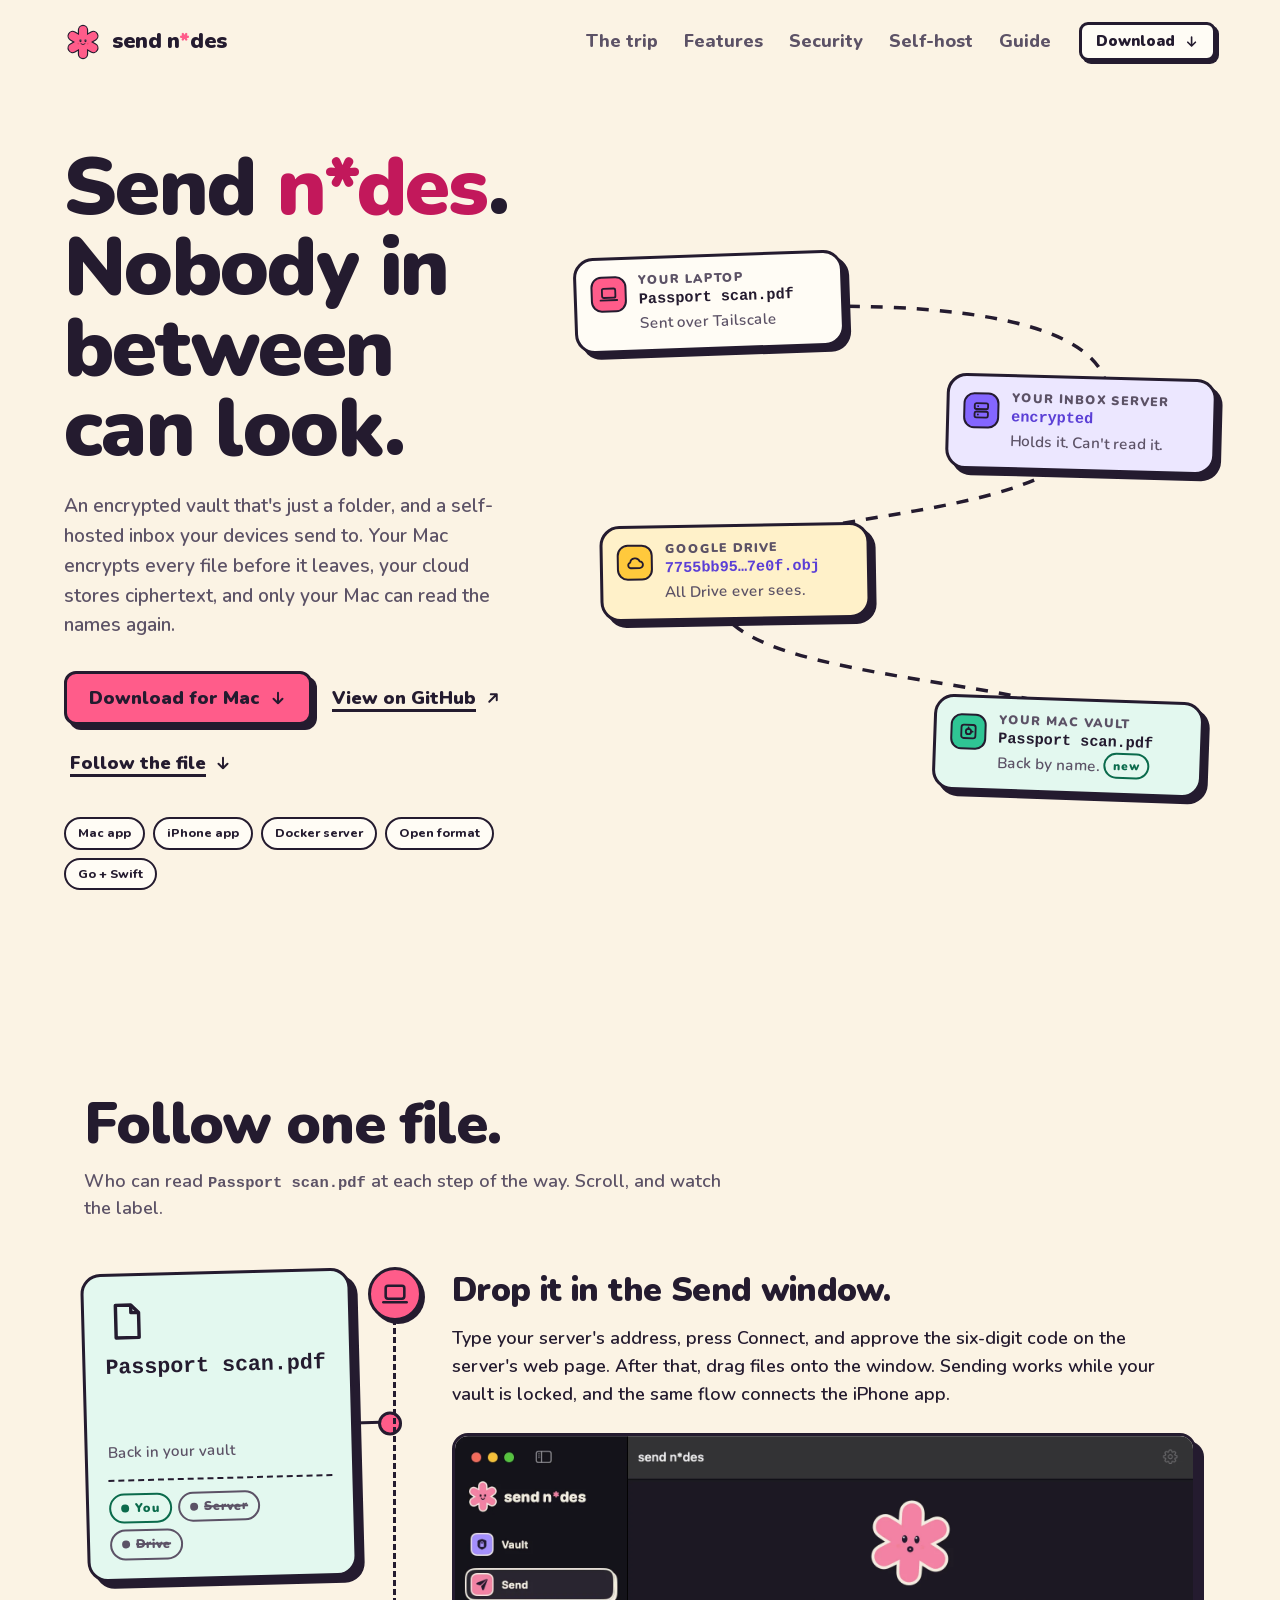
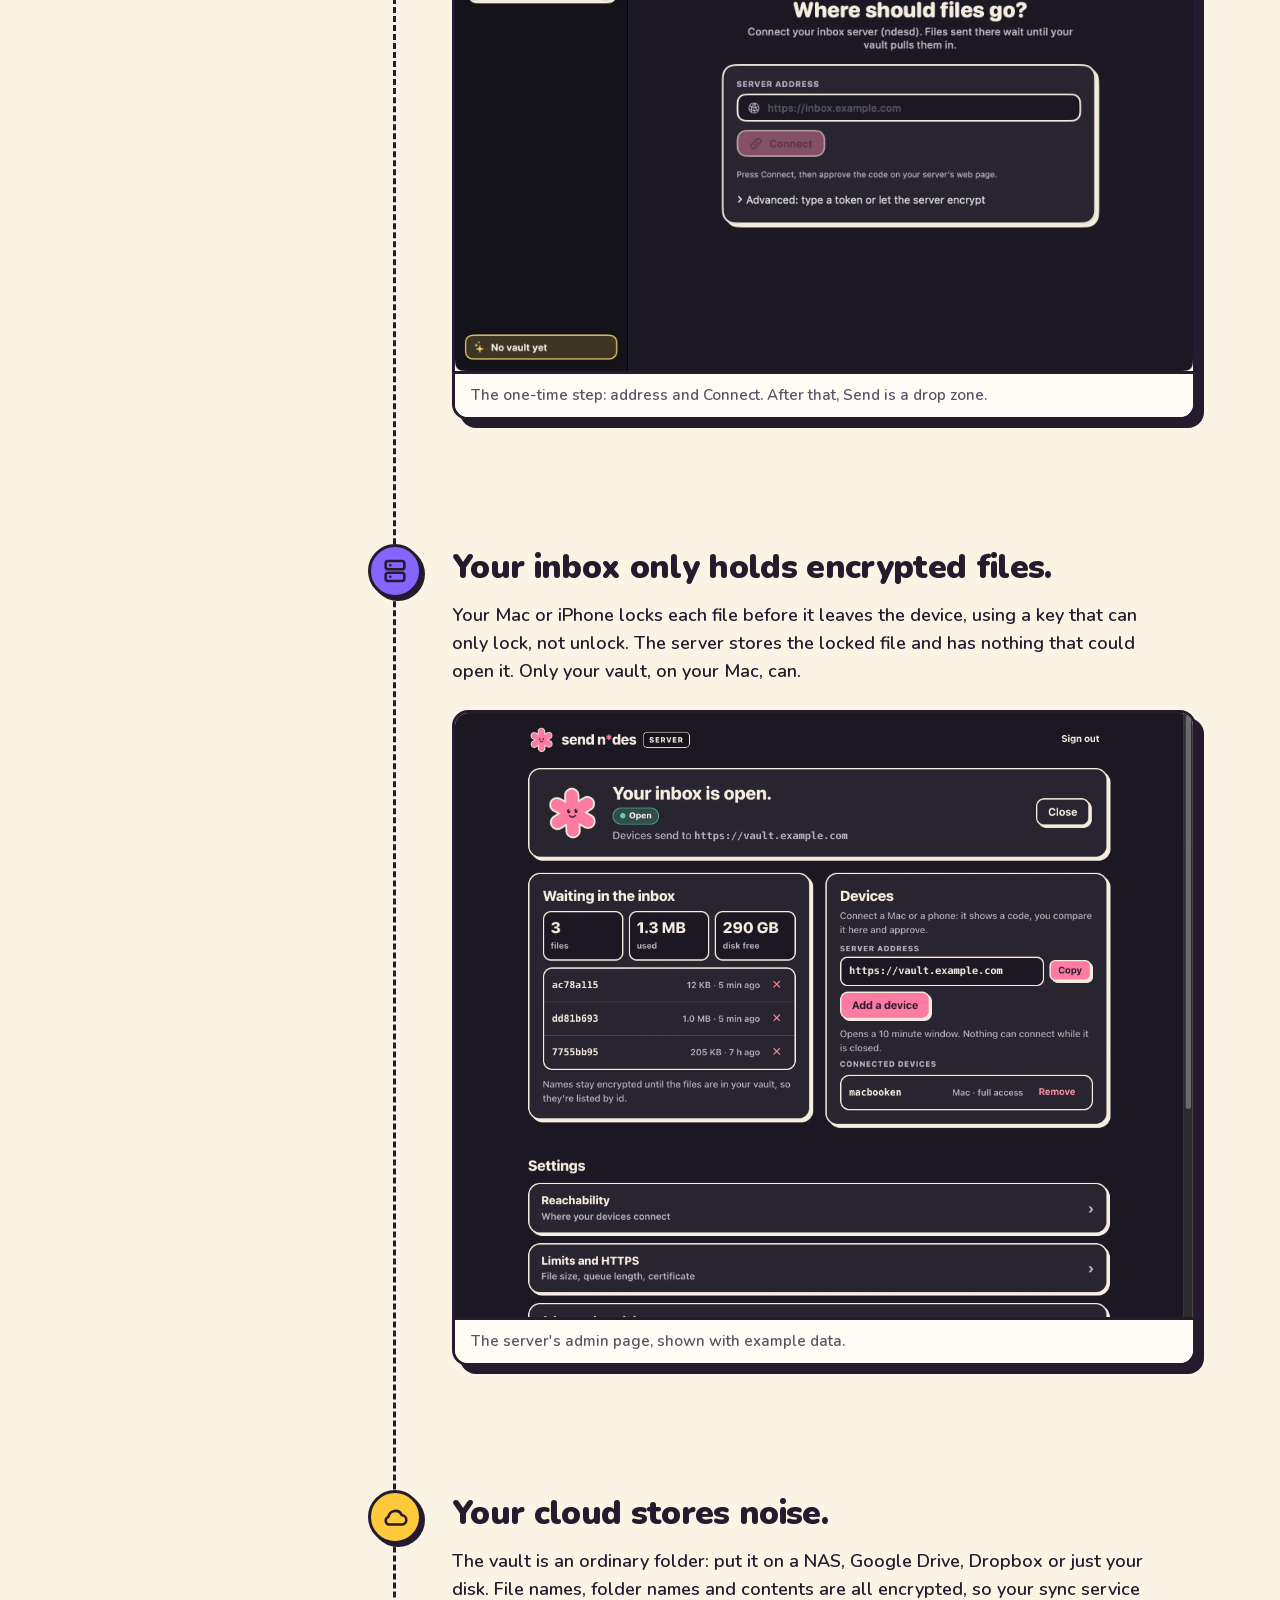
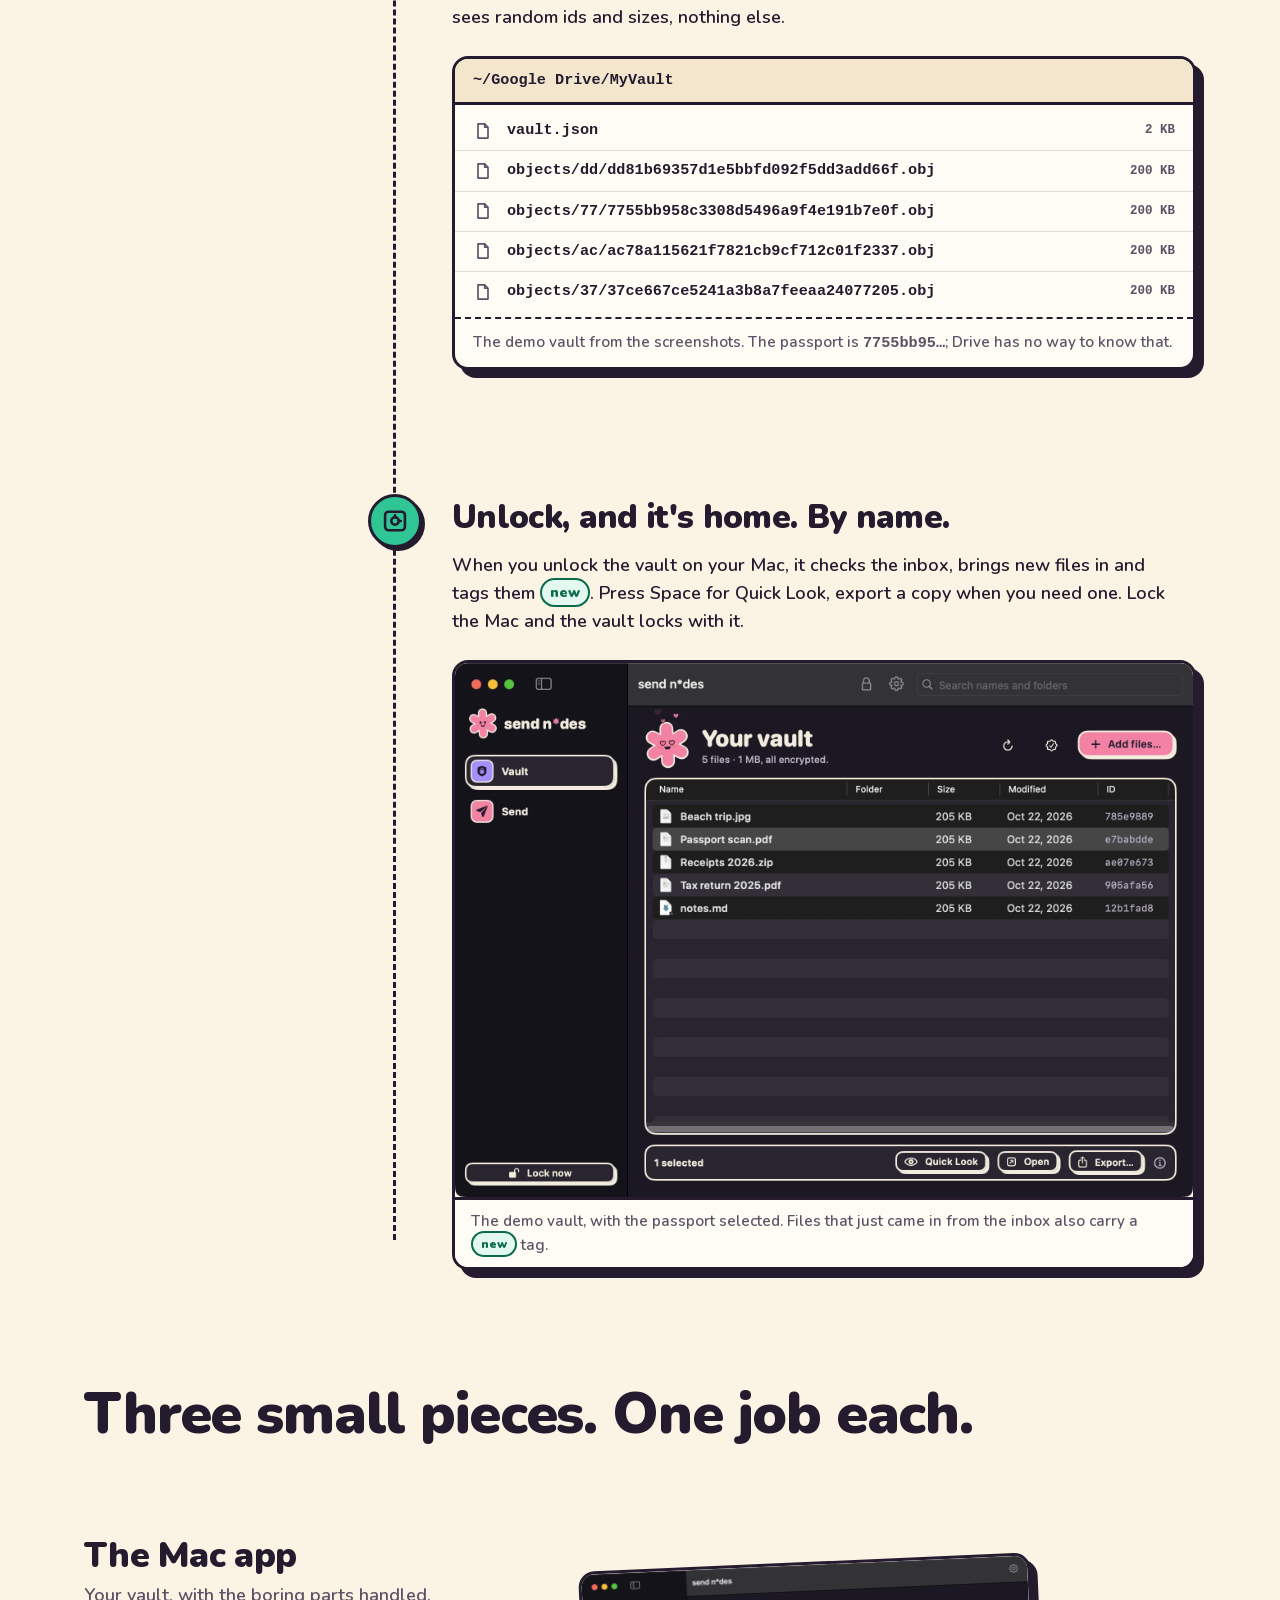
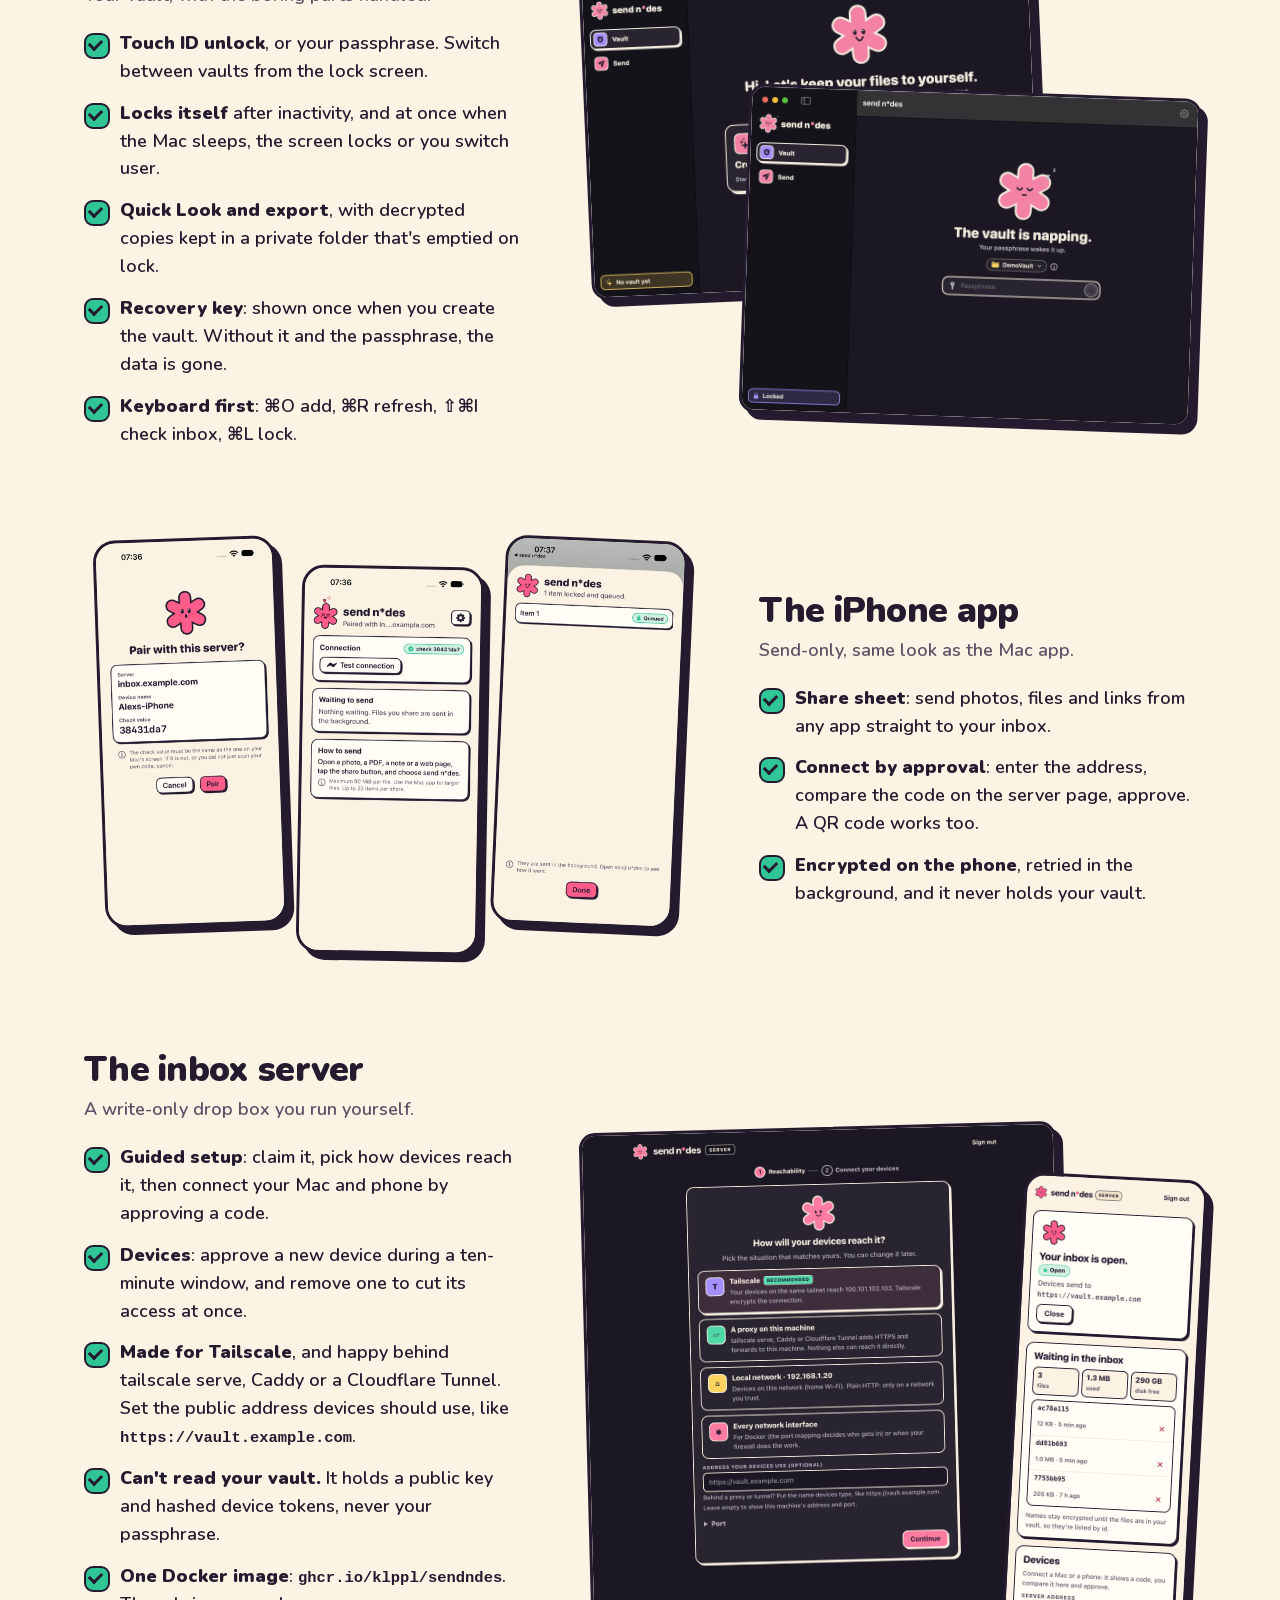
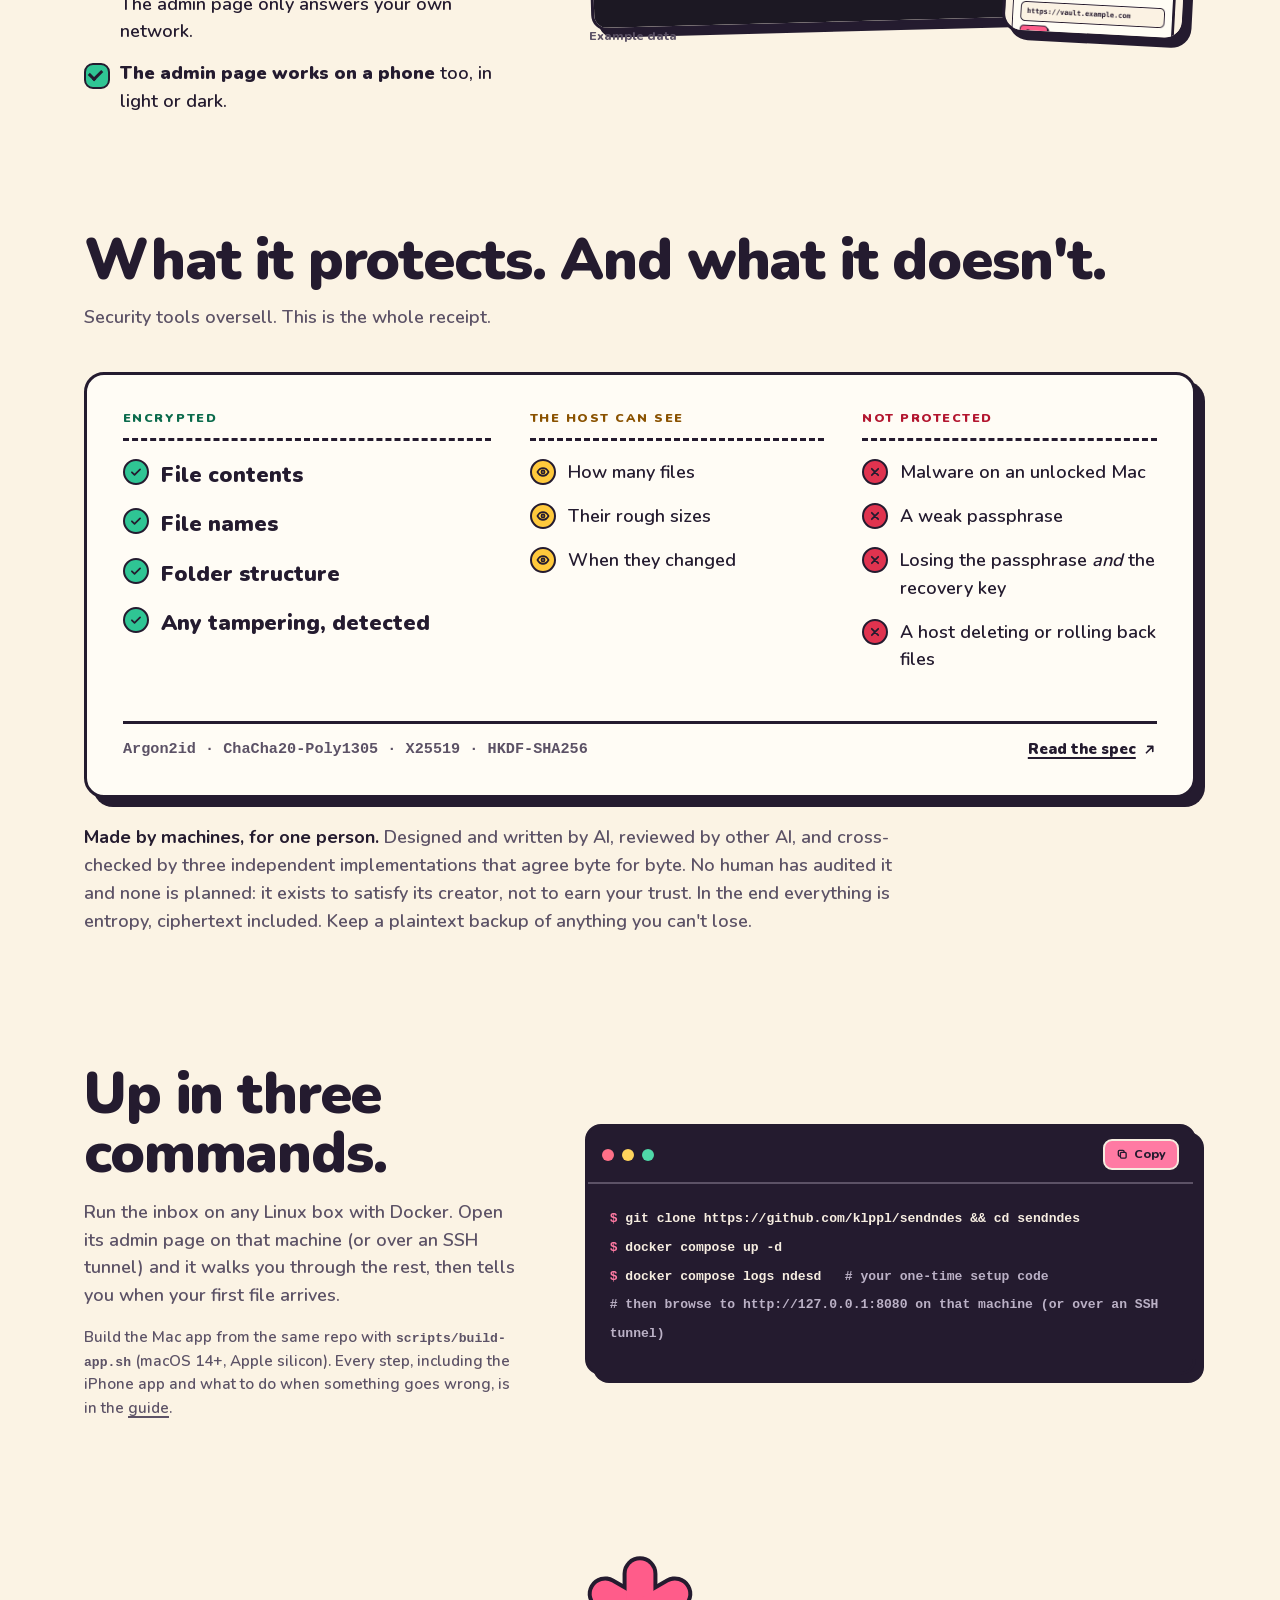
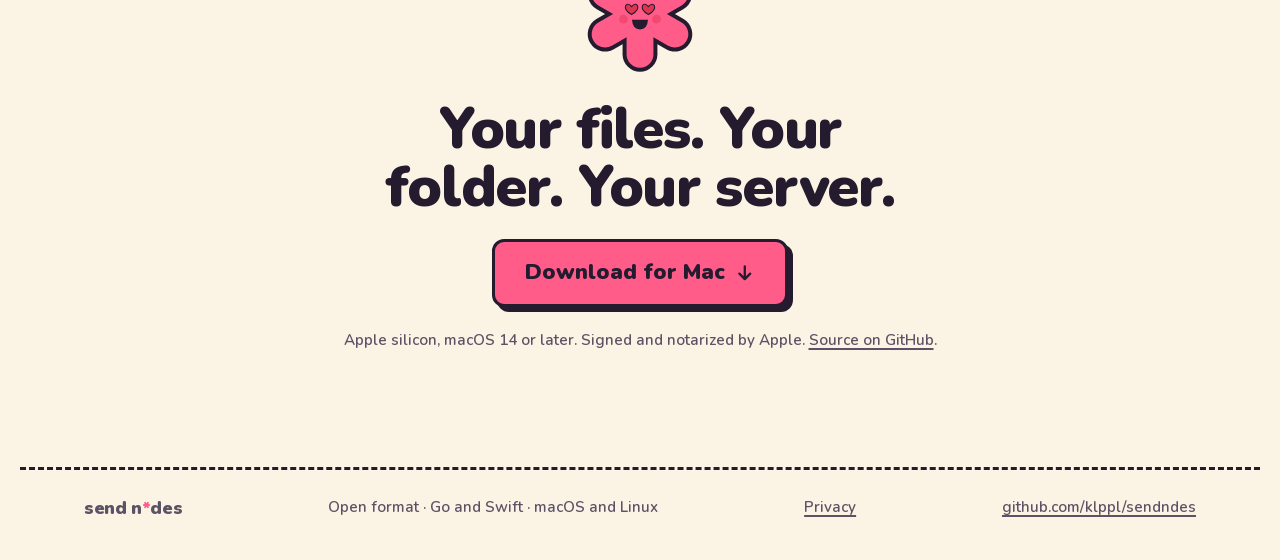
<file: docs/index.html>
<!doctype html>
<html lang="en">
<head>
<meta charset="utf-8">
<meta name="viewport" content="width=device-width, initial-scale=1">
<title>send n*des · your own encrypted vault and inbox</title>
<meta name="description" content="An encrypted vault that's just a folder, and a self-hosted inbox your devices send to. Your Mac encrypts every file before it leaves, your cloud stores ciphertext, and only your Mac can read the names again.">
<meta name="color-scheme" content="light dark">
<meta property="og:title" content="send n*des">
<meta property="og:description" content="Your own encrypted vault and self-hosted inbox. Nobody in between can look.">
<meta property="og:image" content="https://klppl.github.io/sendndes/screenshots/mac-vault.png">
<link rel="preload" href="fonts/nunito-latin.woff2" as="font" type="font/woff2" crossorigin>
<link rel="stylesheet" href="site.css">
<link rel="icon" href="data:image/svg+xml,%3Csvg xmlns='http://www.w3.org/2000/svg' viewBox='-6 -6 112 112'%3E%3Cg fill='%23241B2F'%3E%3Crect x='-0.5' y='34.75' width='101' height='30.5' rx='15.25' transform='rotate(30 50 50)'/%3E%3Crect x='-0.5' y='34.75' width='101' height='30.5' rx='15.25' transform='rotate(90 50 50)'/%3E%3Crect x='-0.5' y='34.75' width='101' height='30.5' rx='15.25' transform='rotate(150 50 50)'/%3E%3C/g%3E%3Cg fill='%23FF5C8A'%3E%3Crect x='3' y='38.25' width='94' height='23.5' rx='11.75' transform='rotate(30 50 50)'/%3E%3Crect x='3' y='38.25' width='94' height='23.5' rx='11.75' transform='rotate(90 50 50)'/%3E%3Crect x='3' y='38.25' width='94' height='23.5' rx='11.75' transform='rotate(150 50 50)'/%3E%3C/g%3E%3C/svg%3E">
</head>
<body>
<svg width="0" height="0" class="sprite" aria-hidden="true">
  <symbol id="i-laptop" viewBox="0 0 24 24"><rect x="4" y="5" width="16" height="11" rx="2"/><path d="M2 19h20"/></symbol>
  <symbol id="i-server" viewBox="0 0 24 24"><rect x="4" y="3.5" width="16" height="7" rx="2"/><rect x="4" y="13.5" width="16" height="7" rx="2"/><path d="M8 7h.01M8 17h.01"/></symbol>
  <symbol id="i-cloud" viewBox="0 0 24 24"><path d="M7 18.5h10.5a4 4 0 0 0 .4-8 6 6 0 0 0-11.5 1.4A3.4 3.4 0 0 0 7 18.5z"/></symbol>
  <symbol id="i-vault" viewBox="0 0 24 24"><rect x="3.5" y="4" width="17" height="16" rx="3"/><circle cx="12" cy="12" r="3.2"/><path d="M12 8.8V7M15.2 12H17"/></symbol>
  <symbol id="i-arrow" viewBox="0 0 24 24"><path d="M7 17 17 7M9 7h8v8"/></symbol>
  <symbol id="i-down" viewBox="0 0 24 24"><path d="M12 5v14M6 13l6 6 6-6"/></symbol>
  <symbol id="i-check" viewBox="0 0 24 24"><path d="m5 12.5 4.5 4.5L19 7.5"/></symbol>
  <symbol id="i-eye" viewBox="0 0 24 24"><path d="M2.5 12S6 5.5 12 5.5 21.5 12 21.5 12 18 18.5 12 18.5 2.5 12 2.5 12z"/><circle cx="12" cy="12" r="2.6"/></symbol>
  <symbol id="i-x" viewBox="0 0 24 24"><path d="M6.5 6.5l11 11M17.5 6.5l-11 11"/></symbol>
  <symbol id="i-copy" viewBox="0 0 24 24"><rect x="8.5" y="8.5" width="11" height="11" rx="2"/><path d="M15.5 8.5V6.5a2 2 0 0 0-2-2h-7a2 2 0 0 0-2 2v7a2 2 0 0 0 2 2h2"/></symbol>
  <symbol id="i-file" viewBox="0 0 24 24"><path d="M6 3.5h8l4 4v13H6z"/><path d="M14 3.5v4h4"/></symbol>
</svg>

<header class="nav">
  <a class="brand" href="#top" aria-label="send n*des home"><span data-aster="happy" data-size="38"></span><span class="wordmark">send n<span class="ast">*</span>des</span></a>
  <nav aria-label="Sections">
    <a href="#trip">The trip</a>
    <a href="#features">Features</a>
    <a href="#security">Security</a>
    <a href="#selfhost">Self-host</a>
    <a href="guide/">Guide</a>
  </nav>
  <a class="btn small" href="https://github.com/klppl/sendndes/releases/latest">Download <svg class="ic"><use href="#i-down"/></svg></a>
</header>

<main id="top">
  <section class="hero">
    <div class="hero-copy">
      <h1>Send <span class="pk">n*des</span>.<br>Nobody in between can look.</h1>
      <p class="lede">An encrypted vault that's just a folder, and a self-hosted inbox your devices send to. Your Mac encrypts every file before it leaves, your cloud stores ciphertext, and only your Mac can read the names again.</p>
      <div class="actions">
        <a class="btn primary" href="https://github.com/klppl/sendndes/releases/latest">Download for Mac <svg class="ic"><use href="#i-down"/></svg></a>
        <a class="quiet-link" href="https://github.com/klppl/sendndes">View on GitHub <svg class="ic"><use href="#i-arrow"/></svg></a>
        <a class="quiet-link" href="#trip">Follow the file <svg class="ic"><use href="#i-down"/></svg></a>
      </div>
      <ul class="chips" aria-label="What's included">
        <li>Mac app</li><li>iPhone app</li><li>Docker server</li><li>Open format</li><li>Go + Swift</li>
      </ul>
    </div>

    <div class="route" aria-label="The trip of one file, in four stops">
      <svg class="route-line" viewBox="0 0 100 100" preserveAspectRatio="none" aria-hidden="true">
        <path d="M14 13 C 52 9, 90 12, 82 33 S 22 46, 22 63 S 70 78, 84 88"/>
      </svg>
      <ol>
        <li class="stop s1"><svg class="stop-ic"><use href="#i-laptop"/></svg><span class="k">Your laptop</span><span class="f">Passport scan.pdf</span><span class="d">Sent over Tailscale</span></li>
        <li class="stop s2"><svg class="stop-ic"><use href="#i-server"/></svg><span class="k">Your inbox server</span><span class="f c">encrypted</span><span class="d">Holds it. Can't read it.</span></li>
        <li class="stop s3"><svg class="stop-ic"><use href="#i-cloud"/></svg><span class="k">Google Drive</span><span class="f c">7755bb95…7e0f.obj</span><span class="d">All Drive ever sees.</span></li>
        <li class="stop s4"><svg class="stop-ic"><use href="#i-vault"/></svg><span class="k">Your Mac vault</span><span class="f">Passport scan.pdf</span><span class="d">Back by name. <em class="new">new</em></span></li>
      </ol>
    </div>
  </section>

  <section class="trip" id="trip">
    <h2>Follow one file.</h2>
    <p class="section-lede">Who can read <code>Passport scan.pdf</code> at each step of the way. Scroll, and watch the label.</p>

    <div class="trip-grid">
      <aside class="traveller" aria-hidden="true">
        <div class="ticket">
          <svg class="ticket-ic"><use href="#i-file"/></svg>
          <span class="ticket-name" data-ticket-name>Passport scan.pdf</span>
          <span class="ticket-where" data-ticket-where>On your laptop</span>
          <ul class="readers">
            <li data-reader="you" class="yes">You</li>
            <li data-reader="server" class="no">Server</li>
            <li data-reader="cloud" class="no">Drive</li>
          </ul>
        </div>
      </aside>

      <div class="stops">
        <article class="leg" data-name="Passport scan.pdf" data-where="On your laptop" data-server="no">
          <div class="leg-head"><span class="leg-ic"><svg><use href="#i-laptop"/></svg></span><h3>Drop it in the Send window.</h3></div>
          <p>Type your server's address, press Connect, and approve the six-digit code on the server's web page. After that, drag files onto the window. Sending works while your vault is locked, and the same flow connects the iPhone app.</p>
          <figure class="shot"><img src="screenshots/mac-send-setup.webp" width="1600" height="1159" loading="lazy" alt="The Send screen in the Mac app: a server address and a Connect button"><figcaption>The one-time step: address and Connect. After that, Send is a drop zone.</figcaption></figure>
        </article>

        <article class="leg" data-name="encrypted for your vault" data-where="Waiting in your inbox" data-server="brief">
          <div class="leg-head"><span class="leg-ic grape"><svg><use href="#i-server"/></svg></span><h3>Your inbox only holds encrypted files.</h3></div>
          <p>Your Mac or iPhone locks each file before it leaves the device, using a key that can only lock, not unlock. The server stores the locked file and has nothing that could open it. Only your vault, on your Mac, can.</p>
          <figure class="shot"><img src="screenshots/web-dashboard.webp" width="1600" height="1309" loading="lazy" alt="The ndesd admin page: inbox open, three encrypted files waiting, connection details and the Devices card"><figcaption>The server's admin page, shown with example data.</figcaption></figure>
        </article>

        <article class="leg" data-name="7755bb95…7e0f.obj" data-where="In your synced vault folder" data-server="no">
          <div class="leg-head"><span class="leg-ic sun"><svg><use href="#i-cloud"/></svg></span><h3>Your cloud stores noise.</h3></div>
          <p>The vault is an ordinary folder: put it on a NAS, Google Drive, Dropbox or just your disk. File names, folder names and contents are all encrypted, so your sync service sees random ids and sizes, nothing else.</p>
          <figure class="listing" aria-label="What a synced vault folder holds">
            <figcaption>~/Google Drive/MyVault</figcaption>
            <ul>
              <li><svg><use href="#i-file"/></svg><code>vault.json</code><span>2 KB</span></li>
              <li><svg><use href="#i-file"/></svg><code>objects/dd/dd81b69357d1e5bbfd092f5dd3add66f.obj</code><span>200 KB</span></li>
              <li><svg><use href="#i-file"/></svg><code>objects/77/7755bb958c3308d5496a9f4e191b7e0f.obj</code><span>200 KB</span></li>
              <li><svg><use href="#i-file"/></svg><code>objects/ac/ac78a115621f7821cb9cf712c01f2337.obj</code><span>200 KB</span></li>
              <li><svg><use href="#i-file"/></svg><code>objects/37/37ce667ce5241a3b8a7feeaa24077205.obj</code><span>200 KB</span></li>
            </ul>
            <p class="listing-note">The demo vault from the screenshots. The passport is <code>7755bb95…</code>; Drive has no way to know that.</p>
          </figure>
        </article>

        <article class="leg" data-name="Passport scan.pdf" data-where="Back in your vault" data-server="no" data-new>
          <div class="leg-head"><span class="leg-ic mint"><svg><use href="#i-vault"/></svg></span><h3>Unlock, and it's home. By name.</h3></div>
          <p>When you unlock the vault on your Mac, it checks the inbox, brings new files in and tags them <em class="new">new</em>. Press Space for Quick Look, export a copy when you need one. Lock the Mac and the vault locks with it.</p>
          <figure class="shot"><img src="screenshots/mac-vault.webp" width="1600" height="1159" loading="lazy" alt="The unlocked demo vault in the Mac app with Passport scan.pdf selected"><figcaption>The demo vault, with the passport selected. Files that just came in from the inbox also carry a <em class="new">new</em> tag.</figcaption></figure>
        </article>
      </div>
    </div>
  </section>

  <section class="features" id="features">
    <h2>Three small pieces. One job each.</h2>

    <div class="feature">
      <div class="feature-copy">
        <h3>The Mac app</h3>
        <p>Your vault, with the boring parts handled.</p>
        <ul class="ticks">
          <li><b>Touch ID unlock</b>, or your passphrase. Switch between vaults from the lock screen.</li>
          <li><b>Locks itself</b> after inactivity, and at once when the Mac sleeps, the screen locks or you switch user.</li>
          <li><b>Quick Look and export</b>, with decrypted copies kept in a private folder that's emptied on lock.</li>
          <li><b>Recovery key</b>: shown once when you create the vault. Without it and the passphrase, the data is gone.</li>
          <li><b>Keyboard first</b>: ⌘O add, ⌘R refresh, ⇧⌘I check inbox, ⌘L lock.</li>
        </ul>
      </div>
      <div class="contact-sheet">
        <img class="p1" src="screenshots/mac-welcome.webp" width="1600" height="1159" loading="lazy" alt="Welcome screen: create a vault or open one you already have">
        <img class="p2" src="screenshots/mac-locked.webp" width="1600" height="1159" loading="lazy" alt="Lock screen asking for the passphrase">
      </div>
    </div>

    <div class="feature flip">
      <div class="feature-copy">
        <h3>The iPhone app</h3>
        <p>Send-only, same look as the Mac app.</p>
        <ul class="ticks">
          <li><b>Share sheet</b>: send photos, files and links from any app straight to your inbox.</li>
          <li><b>Connect by approval</b>: enter the address, compare the code on the server page, approve. A QR code works too.</li>
          <li><b>Encrypted on the phone</b>, retried in the background, and it never holds your vault.</li>
        </ul>
      </div>
      <div class="phone-shots">
        <img src="screenshots/ios-pair.webp" width="600" height="1304" loading="lazy" alt="The iPhone app asking to pair with a server, showing the server, device name and a check value">
        <img src="screenshots/ios-home.webp" width="600" height="1304" loading="lazy" alt="The iPhone app paired with a server, with a Test connection button">
        <img src="screenshots/ios-share.webp" width="600" height="1304" loading="lazy" alt="The share sheet extension showing one item locked and queued">
      </div>
    </div>

    <div class="feature">
      <div class="feature-copy">
        <h3>The inbox server</h3>
        <p>A write-only drop box you run yourself.</p>
        <ul class="ticks">
          <li><b>Guided setup</b>: claim it, pick how devices reach it, then connect your Mac and phone by approving a code.</li><li><b>Devices</b>: approve a new device during a ten-minute window, and remove one to cut its access at once.</li>
          <li><b>Made for Tailscale</b>, and happy behind tailscale serve, Caddy or a Cloudflare Tunnel. Set the public address devices should use, like <code>https://vault.example.com</code>.</li>
          <li><b>Can't read your vault.</b> It holds a public key and hashed device tokens, never your passphrase.</li>
          <li><b>One Docker image</b>: <code>ghcr.io/klppl/sendndes</code>. The admin page only answers your own network.</li>
          <li><b>The admin page works on a phone</b> too, in light or dark.</li>
        </ul>
      </div>
      <div class="server-shots">
        <img class="wide" src="screenshots/web-setup-reachability.webp" width="1600" height="1673" loading="lazy" alt="Setup step: choosing how your devices reach the server, with Tailscale recommended">
        <img class="phone" src="screenshots/web-phone.webp" width="780" height="2000" loading="lazy" alt="The server dashboard on a phone">
        <span class="example-note">Example data</span>
      </div>
    </div>
  </section>

  <section class="security" id="security">
    <h2>What it protects. And what it doesn't.</h2>
    <p class="section-lede">Security tools oversell. This is the whole receipt.</p>
    <div class="receipt">
      <div class="col sealed">
        <h3>Encrypted</h3>
        <ul>
          <li><svg><use href="#i-check"/></svg>File contents</li>
          <li><svg><use href="#i-check"/></svg>File names</li>
          <li><svg><use href="#i-check"/></svg>Folder structure</li>
          <li><svg><use href="#i-check"/></svg>Any tampering, detected</li>
        </ul>
      </div>
      <div class="col seen">
        <h3>The host can see</h3>
        <ul>
          <li><svg><use href="#i-eye"/></svg>How many files</li>
          <li><svg><use href="#i-eye"/></svg>Their rough sizes</li>
          <li><svg><use href="#i-eye"/></svg>When they changed</li>
        </ul>
      </div>
      <div class="col open">
        <h3>Not protected</h3>
        <ul>
          <li><svg><use href="#i-x"/></svg>Malware on an unlocked Mac</li>
          <li><svg><use href="#i-x"/></svg>A weak passphrase</li>
          <li><svg><use href="#i-x"/></svg><span>Losing the passphrase <i>and</i> the recovery key</span></li>
          <li><svg><use href="#i-x"/></svg>A host deleting or rolling back files</li>
        </ul>
      </div>
      <div class="receipt-foot">
        <span>Argon2id · ChaCha20-Poly1305 · X25519 · HKDF-SHA256</span>
        <a href="https://github.com/klppl/sendndes/blob/main/SPEC.md">Read the spec <svg class="ic"><use href="#i-arrow"/></svg></a>
      </div>
    </div>
    <p class="warning"><b>Made by machines, for one person.</b> Designed and written by AI, reviewed by other AI, and cross-checked by three independent implementations that agree byte for byte. No human has audited it and none is planned: it exists to satisfy its creator, not to earn your trust. In the end everything is entropy, ciphertext included. Keep a plaintext backup of anything you can't lose.</p>
  </section>

  <section class="selfhost" id="selfhost">
    <div class="selfhost-copy">
      <h2>Up in three commands.</h2>
      <p>Run the inbox on any Linux box with Docker. Open its admin page on that machine (or over an SSH tunnel) and it walks you through the rest, then tells you when your first file arrives.</p>
      <p class="small">Build the Mac app from the same repo with <code>scripts/build-app.sh</code> (macOS 14+, Apple silicon). Every step, including the iPhone app and what to do when something goes wrong, is in the <a href="guide/">guide</a>.</p>
    </div>
    <div class="terminal">
      <div class="terminal-bar"><span></span><span></span><span></span><button class="copy" type="button" data-copy="terminal-text"><svg class="ic"><use href="#i-copy"/></svg><span>Copy</span></button></div>
<pre id="terminal-text"><code><span class="pr">$</span> git clone https://github.com/klppl/sendndes && cd sendndes
<span class="pr">$</span> docker compose up -d
<span class="pr">$</span> docker compose logs ndesd   <span class="cm"># your one-time setup code</span>
<span class="cm"># then browse to http://127.0.0.1:8080 on that machine (or over an SSH tunnel)</span></code></pre>
    </div>
  </section>

  <section class="close">
    <span data-aster="smitten" data-size="128"></span>
    <h2>Your files. Your folder. Your server.</h2>
    <a class="btn primary big" href="https://github.com/klppl/sendndes/releases/latest">Download for Mac <svg class="ic"><use href="#i-down"/></svg></a>
    <p class="fine">Apple silicon, macOS 14 or later. Signed and notarized by Apple. <a href="https://github.com/klppl/sendndes">Source on GitHub</a>.</p>
  </section>
</main>

<footer class="foot">
  <span class="wordmark small">send n<span class="ast">*</span>des</span>
  <span>Open format · Go and Swift · macOS and Linux</span>
  <a href="privacy/">Privacy</a>
  <a href="https://github.com/klppl/sendndes">github.com/klppl/sendndes</a>
</footer>

<script src="site.js" defer></script>
</body>
</html>
</file>
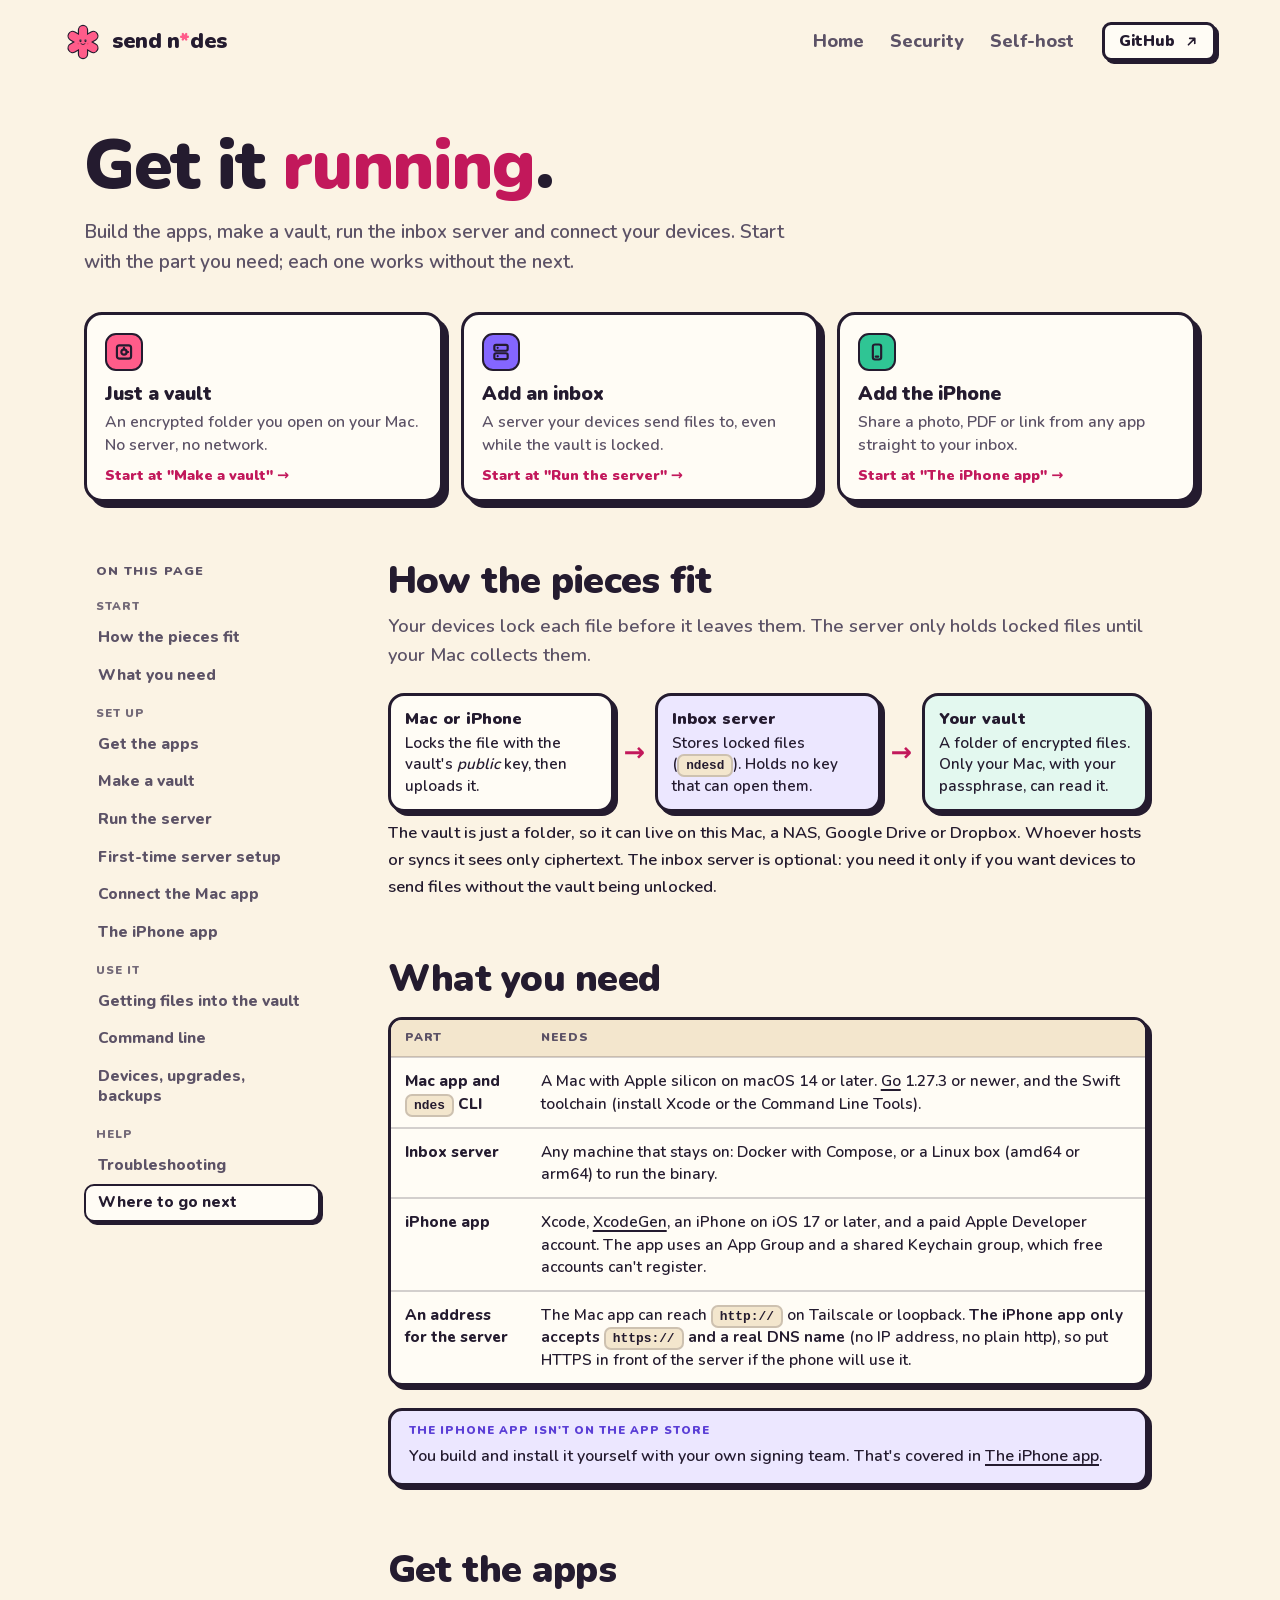
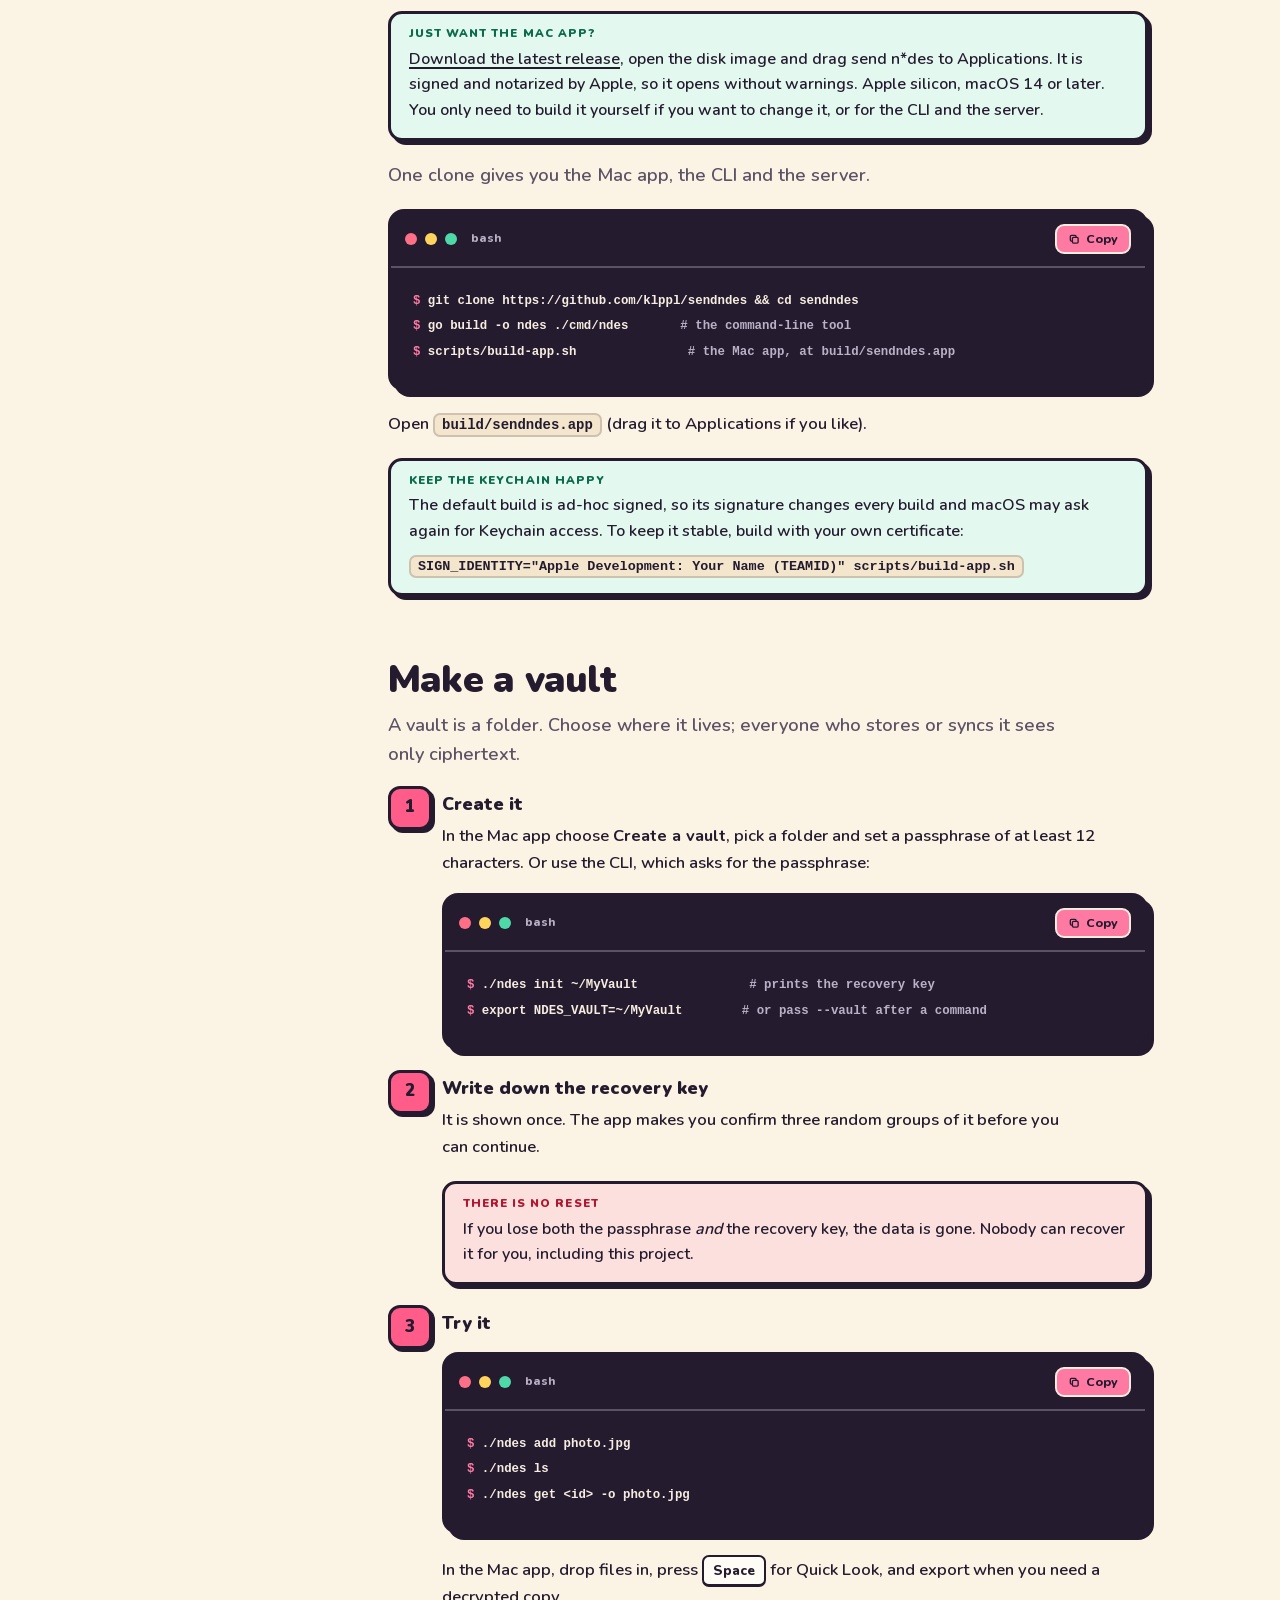
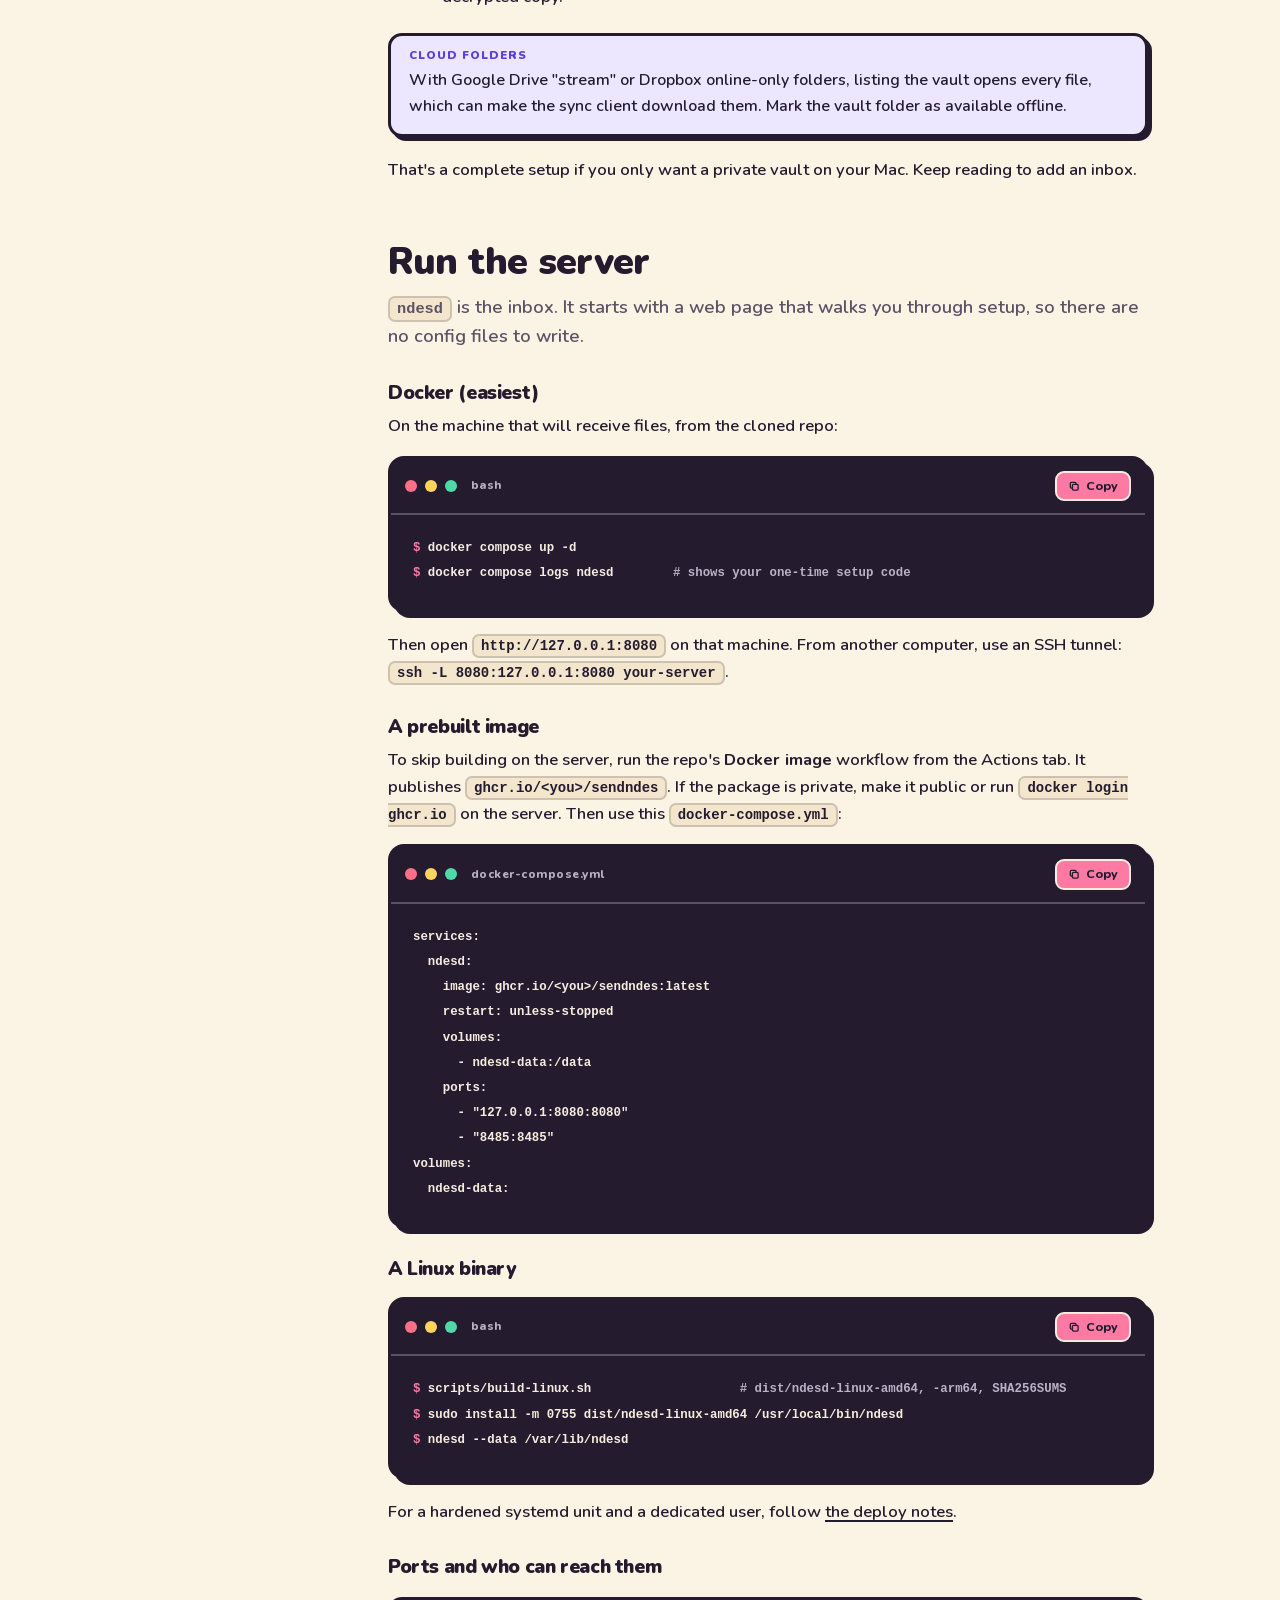
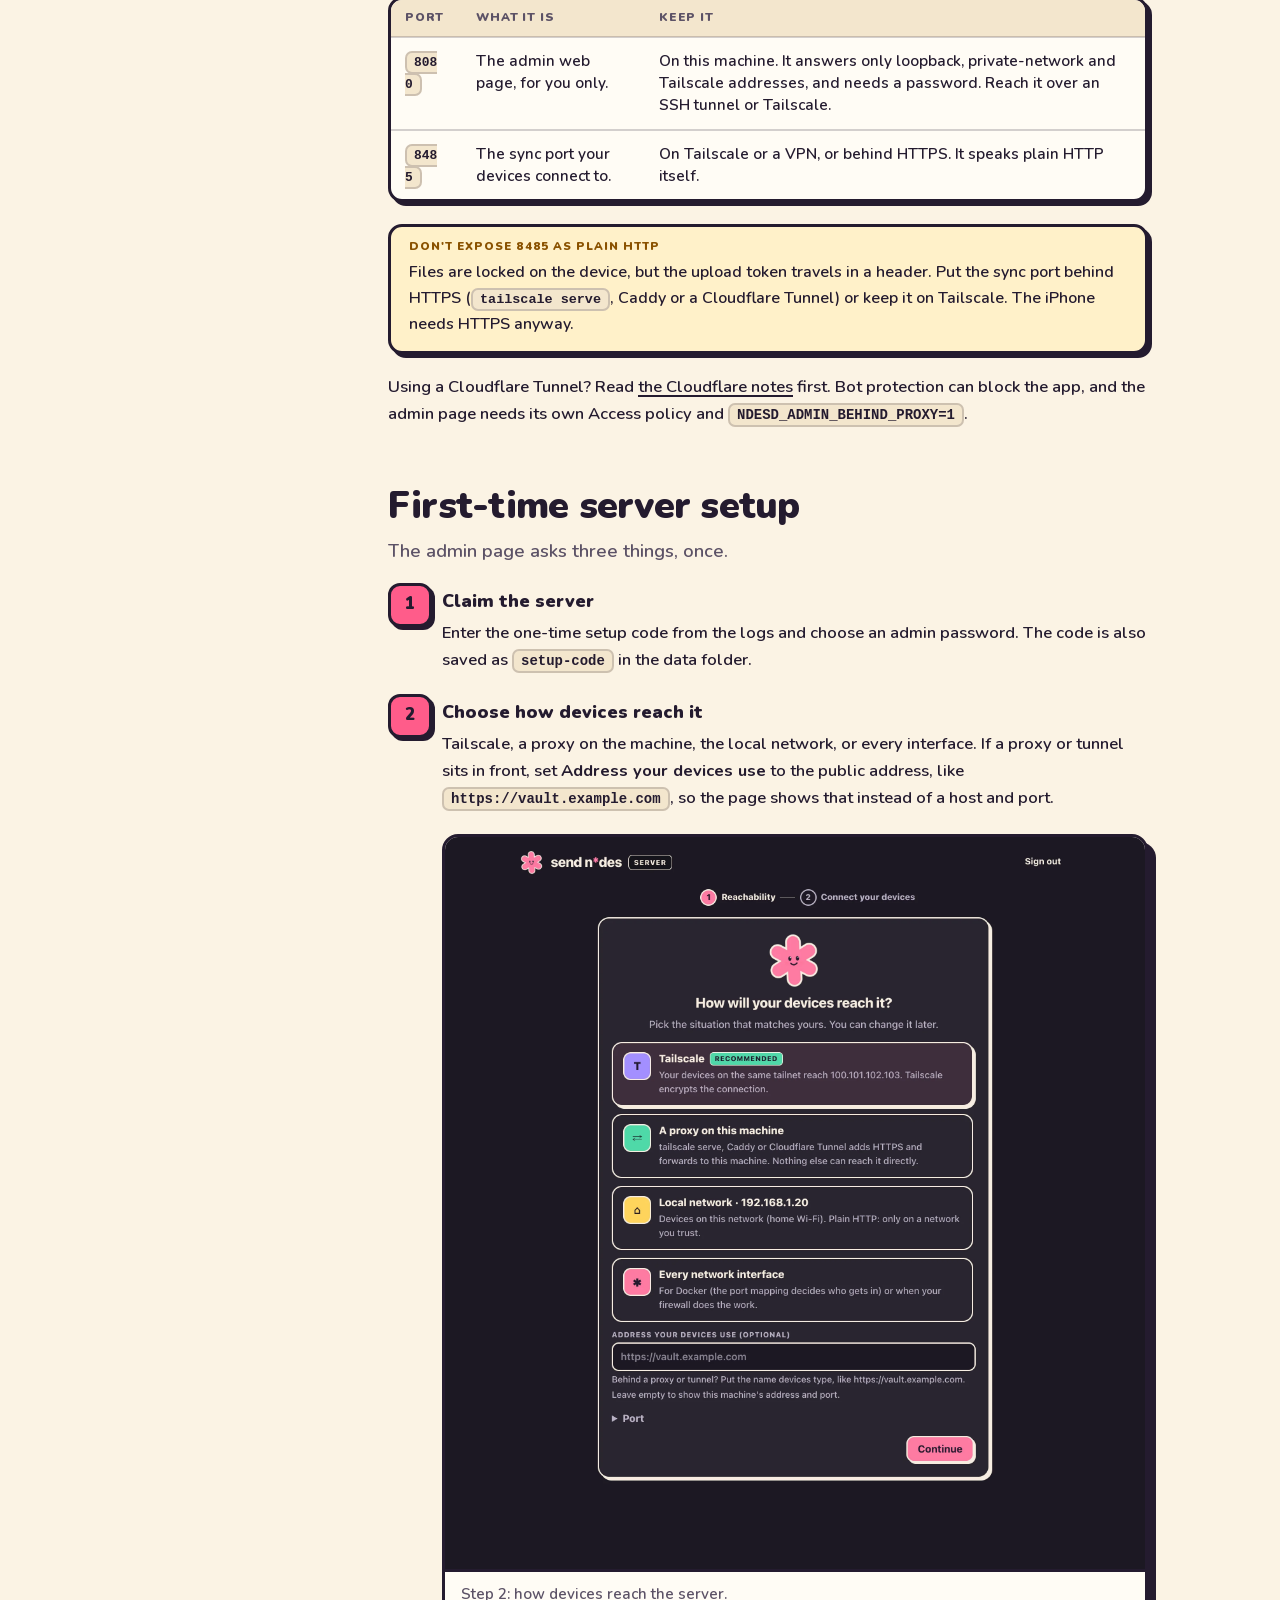
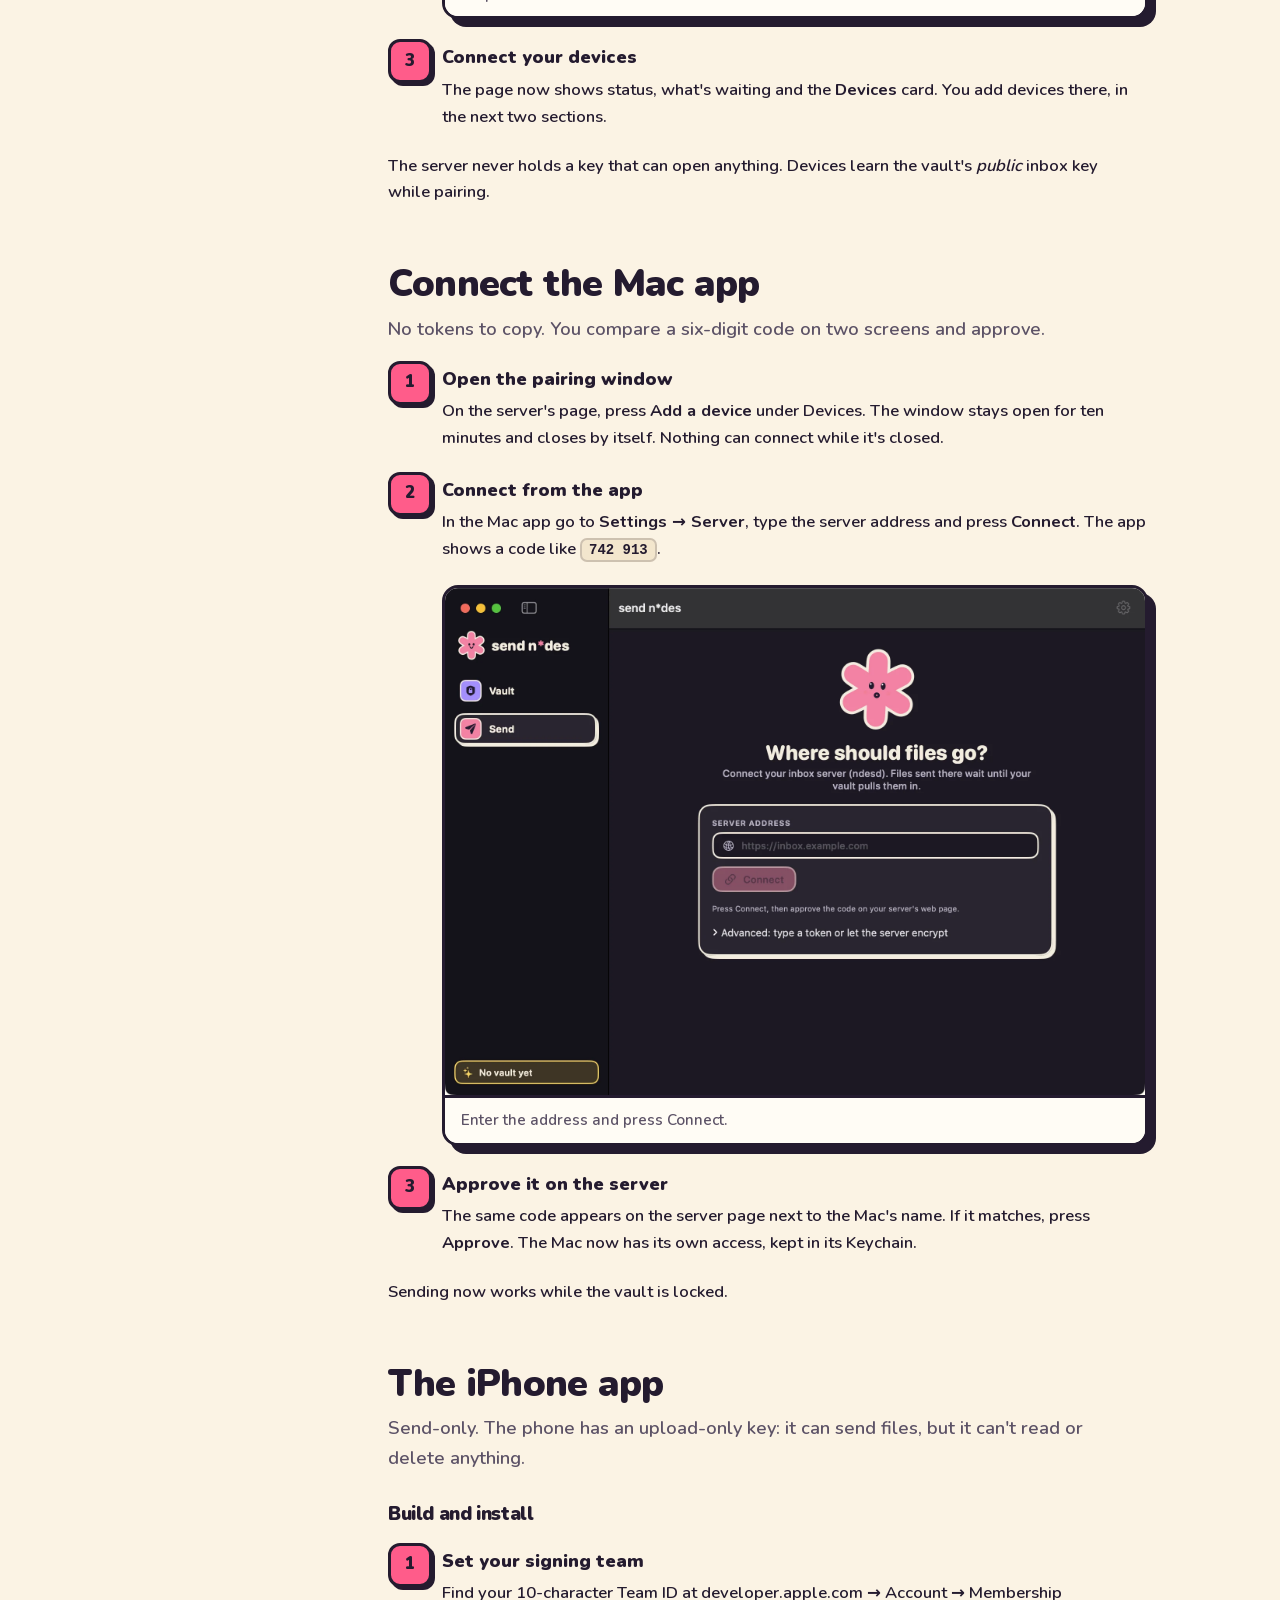
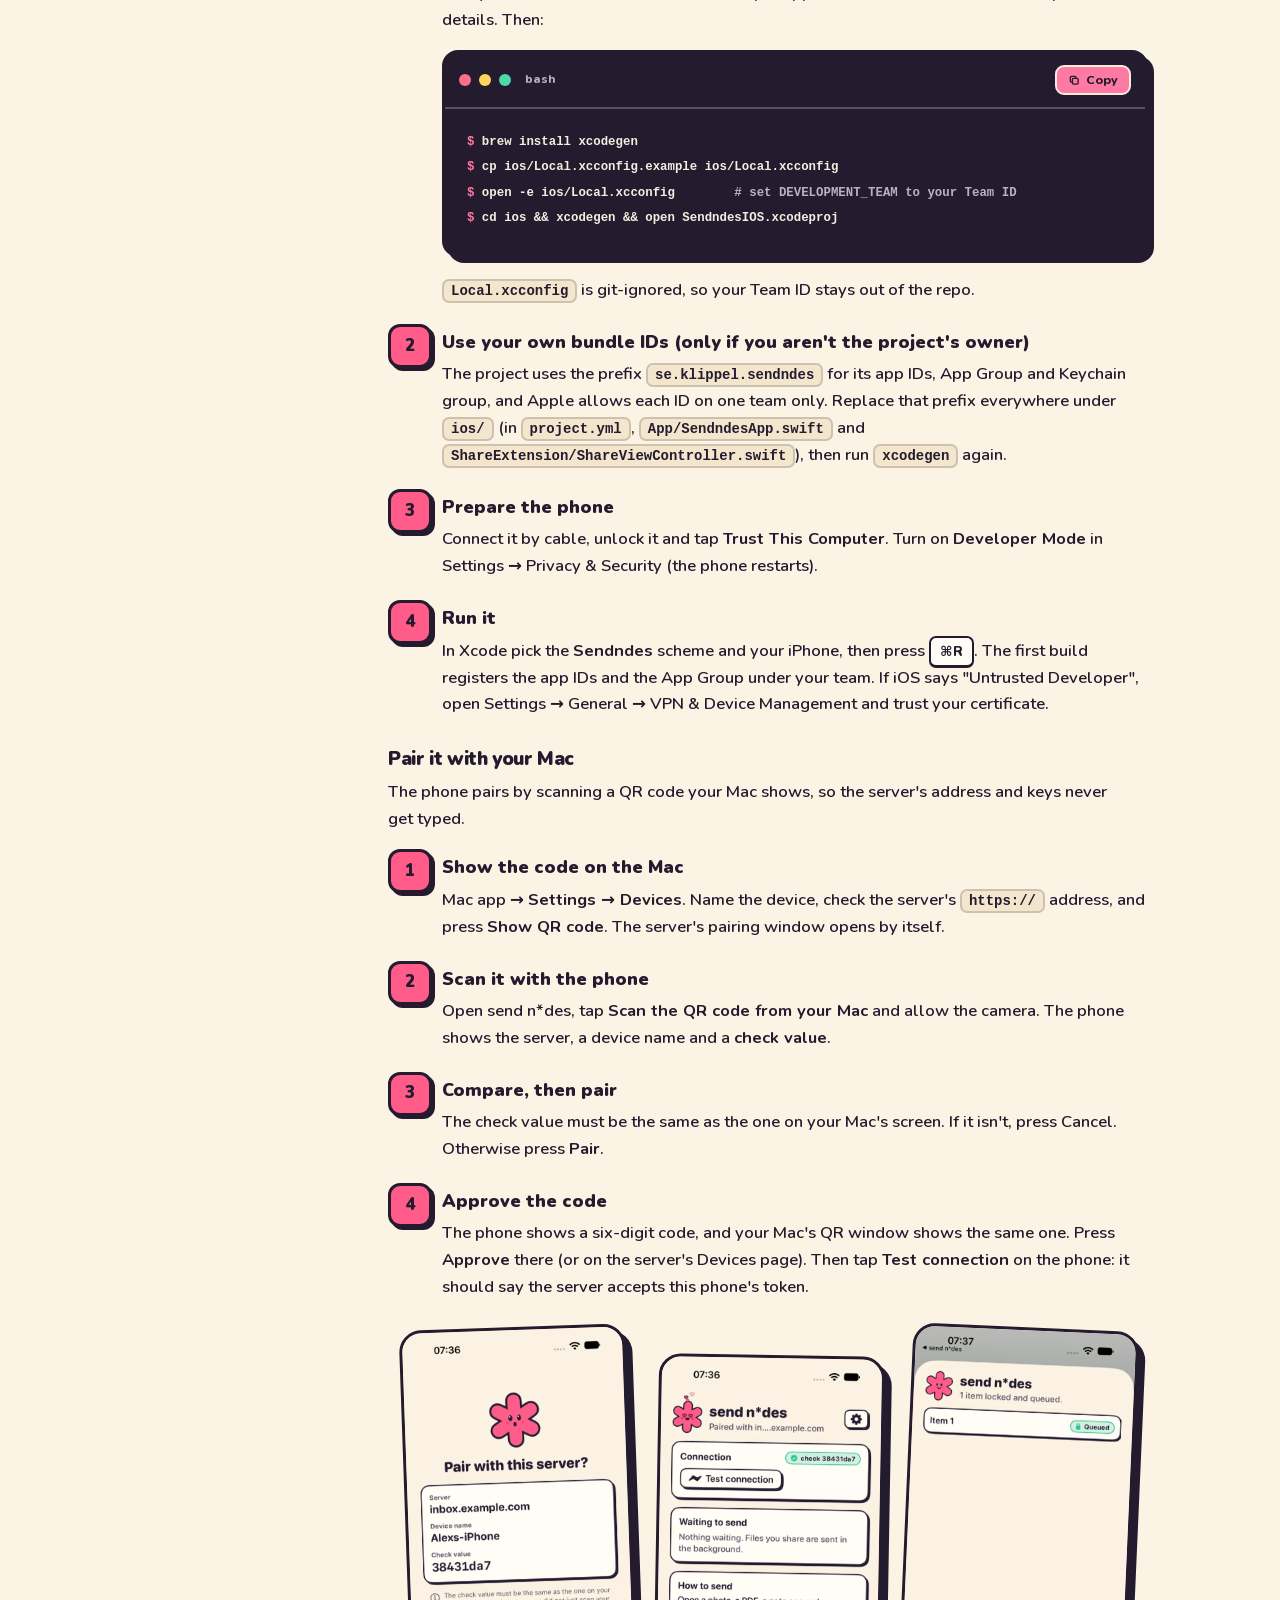
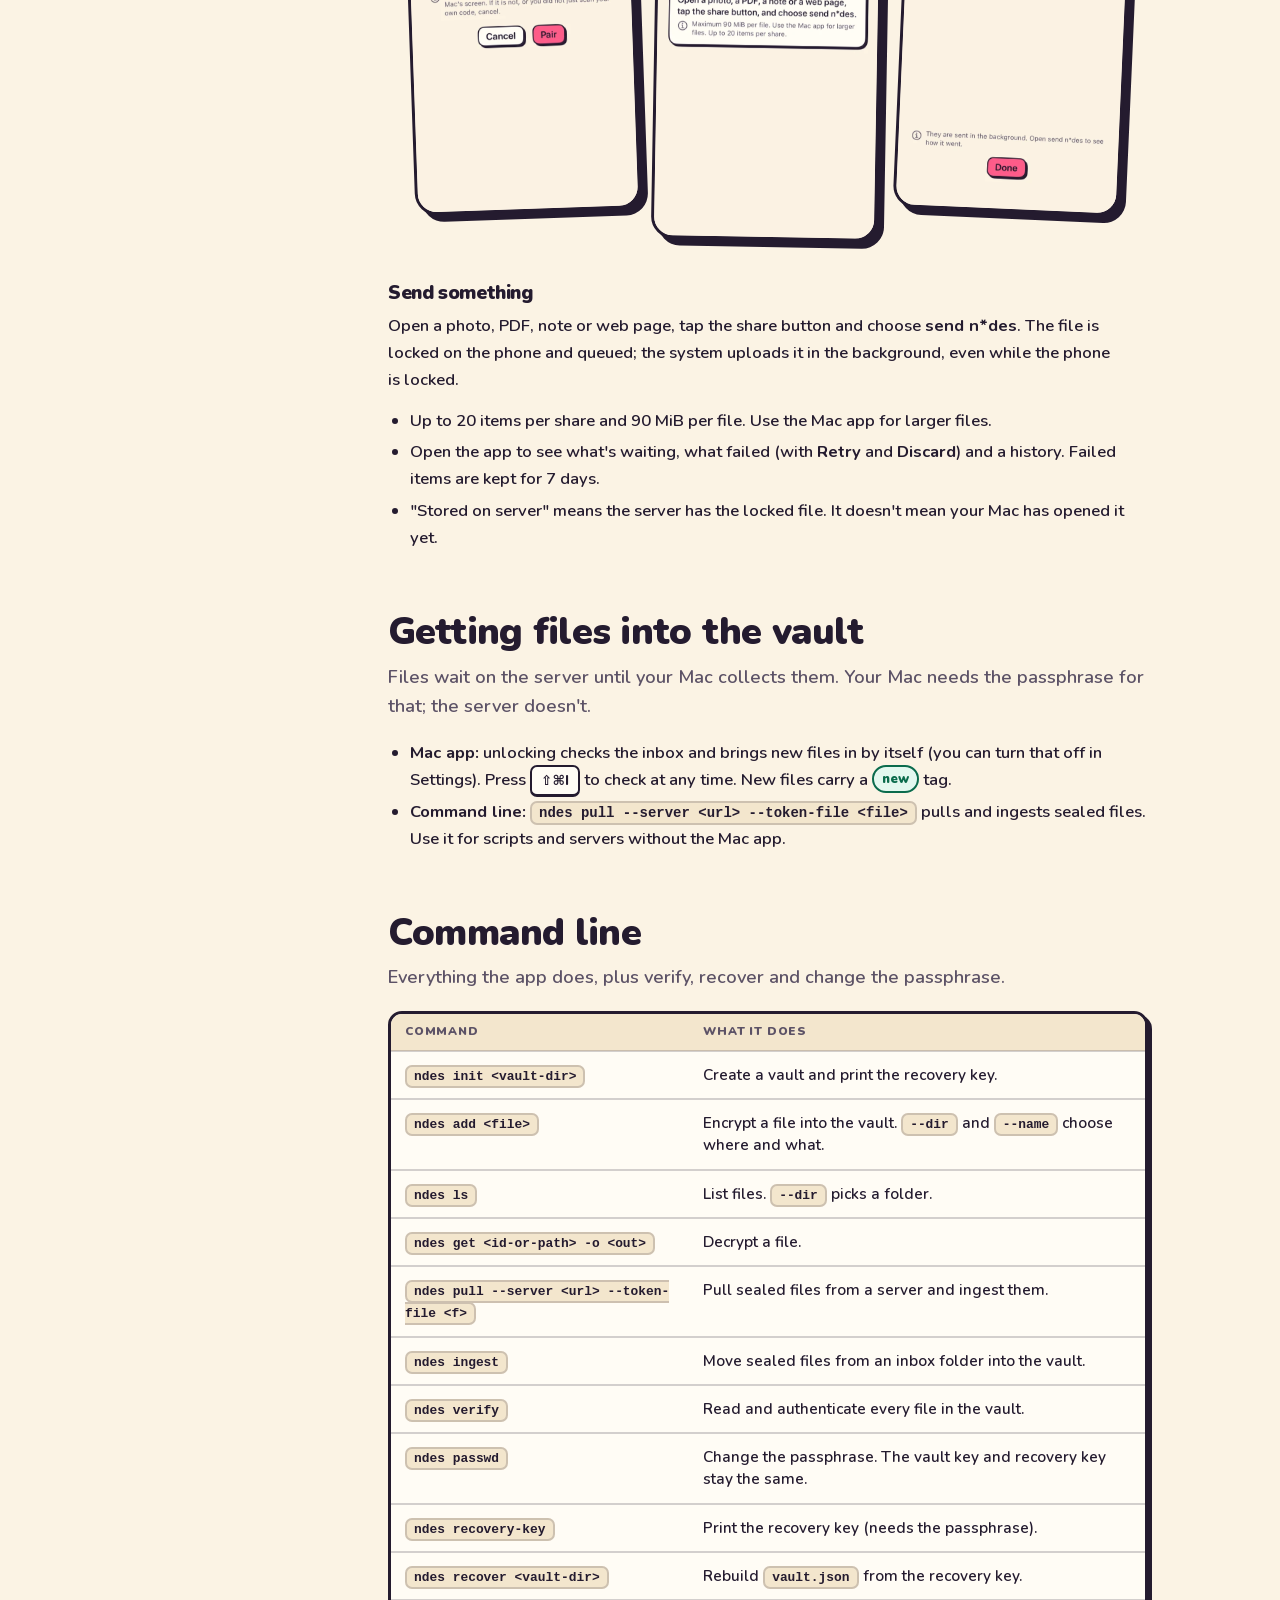
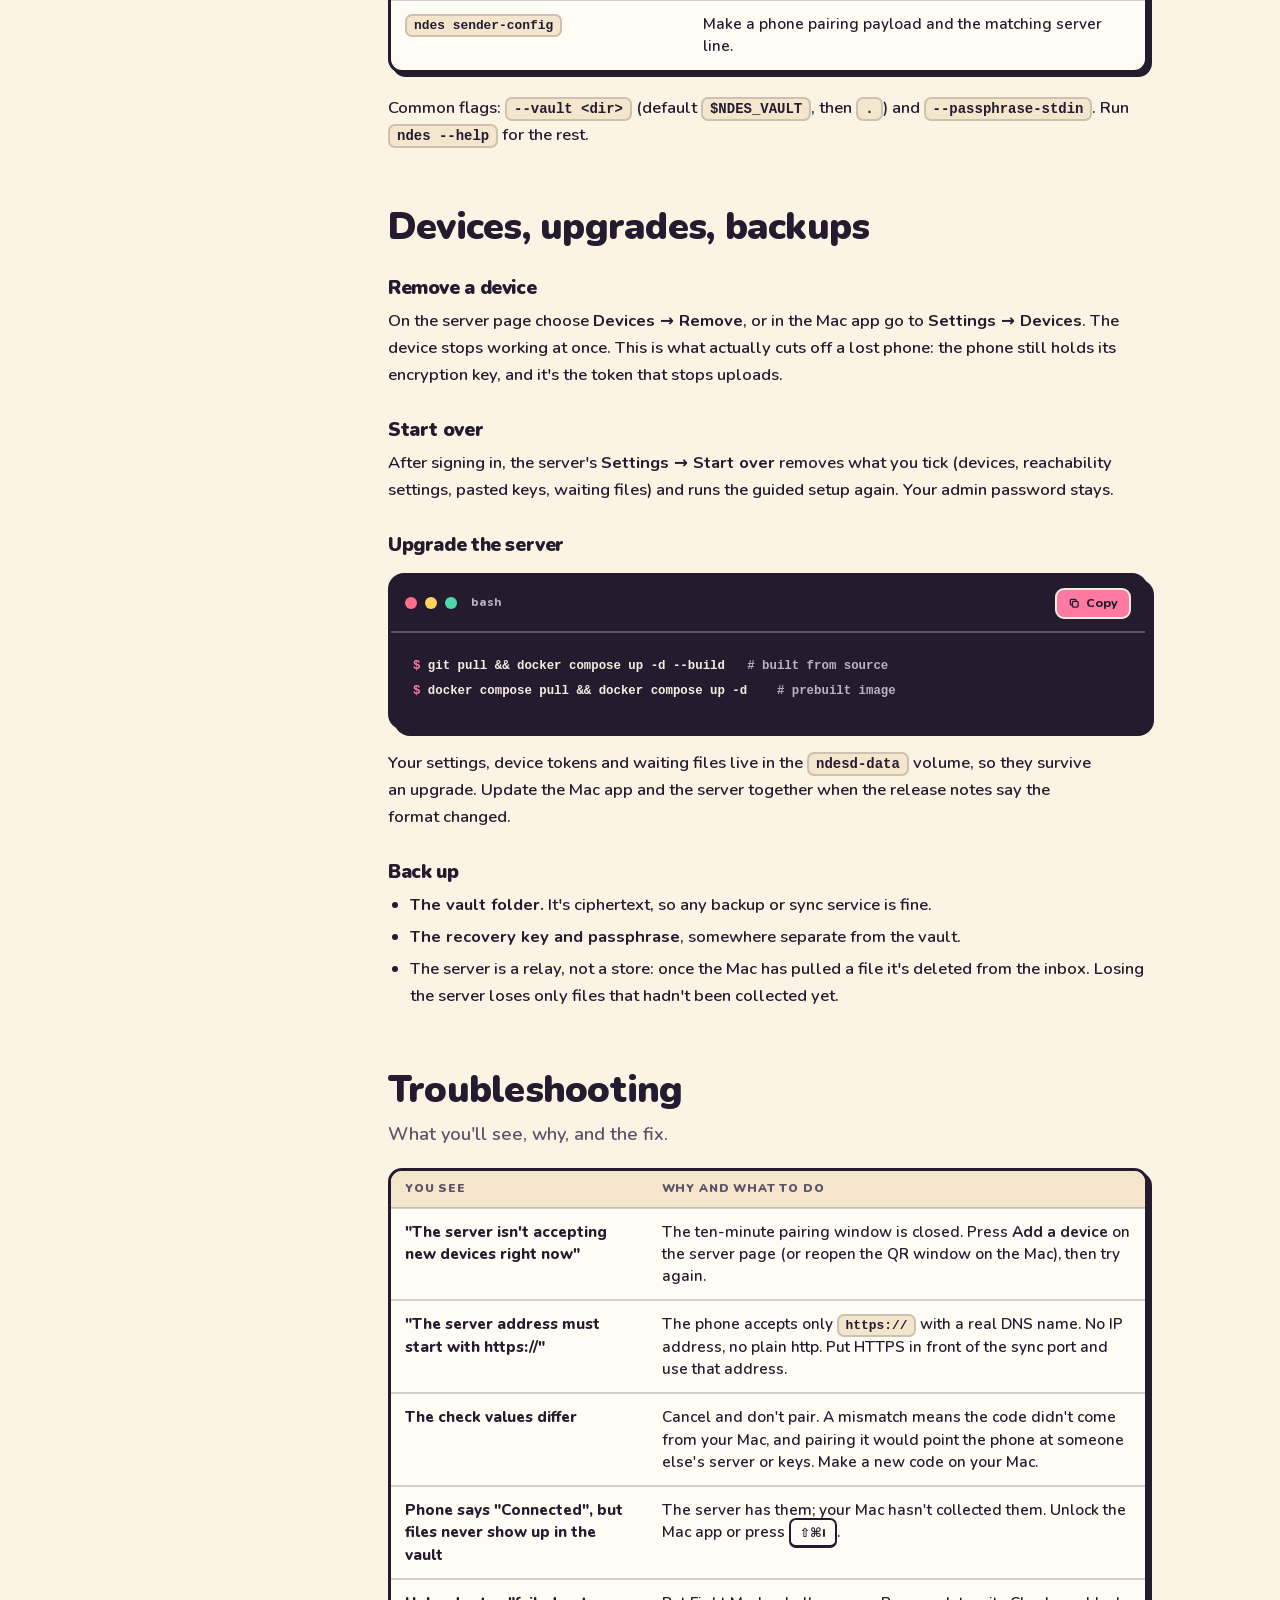
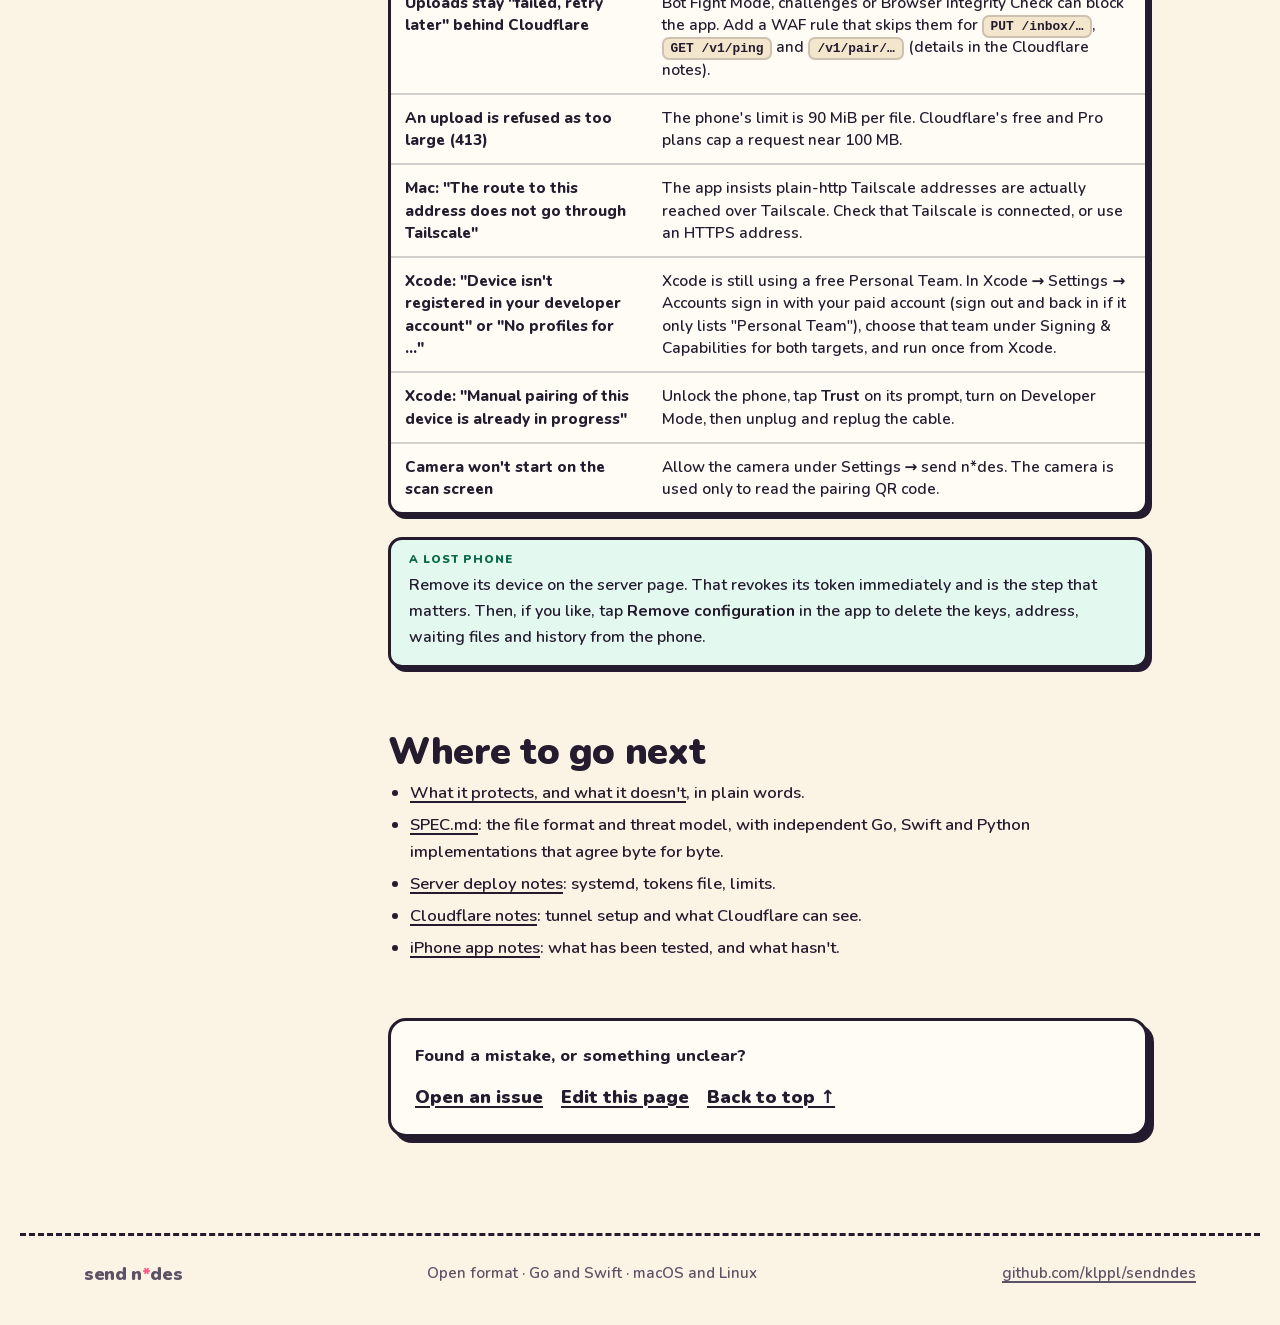
<file: docs/guide/index.html>
<!doctype html>
<html lang="en">
<head>
<meta charset="utf-8">
<meta name="viewport" content="width=device-width, initial-scale=1">
<title>Get it running · send n*des docs</title>
<meta name="description" content="Build send n*des, make a vault, run the inbox server, and connect your Mac and iPhone. Commands, settings and fixes for the things that go wrong.">
<meta name="color-scheme" content="light dark">
<meta property="og:title" content="Get send n*des running">
<meta property="og:description" content="Build it, make a vault, run the inbox server, connect your Mac and iPhone.">
<meta property="og:image" content="https://klppl.github.io/sendndes/screenshots/mac-vault.png">
<link rel="preload" href="../fonts/nunito-latin.woff2" as="font" type="font/woff2" crossorigin>
<link rel="stylesheet" href="../site.css">
<link rel="stylesheet" href="guide.css">
<link rel="icon" href="data:image/svg+xml,%3Csvg xmlns='http://www.w3.org/2000/svg' viewBox='-6 -6 112 112'%3E%3Cg fill='%23241B2F'%3E%3Crect x='-0.5' y='34.75' width='101' height='30.5' rx='15.25' transform='rotate(30 50 50)'/%3E%3Crect x='-0.5' y='34.75' width='101' height='30.5' rx='15.25' transform='rotate(90 50 50)'/%3E%3Crect x='-0.5' y='34.75' width='101' height='30.5' rx='15.25' transform='rotate(150 50 50)'/%3E%3C/g%3E%3Cg fill='%23FF5C8A'%3E%3Crect x='3' y='38.25' width='94' height='23.5' rx='11.75' transform='rotate(30 50 50)'/%3E%3Crect x='3' y='38.25' width='94' height='23.5' rx='11.75' transform='rotate(90 50 50)'/%3E%3Crect x='3' y='38.25' width='94' height='23.5' rx='11.75' transform='rotate(150 50 50)'/%3E%3C/g%3E%3C/svg%3E">
</head>
<body>
<svg width="0" height="0" class="sprite" aria-hidden="true">
  <symbol id="i-server" viewBox="0 0 24 24"><rect x="4" y="3.5" width="16" height="7" rx="2"/><rect x="4" y="13.5" width="16" height="7" rx="2"/><path d="M8 7h.01M8 17h.01"/></symbol>
  <symbol id="i-vault" viewBox="0 0 24 24"><rect x="3.5" y="4" width="17" height="16" rx="3"/><circle cx="12" cy="12" r="3.2"/><path d="M12 8.8V7M15.2 12H17"/></symbol>
  <symbol id="i-phone" viewBox="0 0 24 24"><rect x="7" y="3" width="10" height="18" rx="2.6"/><path d="M10.5 17.5h3"/></symbol>
  <symbol id="i-arrow" viewBox="0 0 24 24"><path d="M7 17 17 7M9 7h8v8"/></symbol>
  <symbol id="i-copy" viewBox="0 0 24 24"><rect x="8.5" y="8.5" width="11" height="11" rx="2"/><path d="M15.5 8.5V6.5a2 2 0 0 0-2-2h-7a2 2 0 0 0-2 2v7a2 2 0 0 0 2 2h2"/></symbol>
</svg>

<header class="nav">
  <a class="brand" href="../" aria-label="send n*des home"><span data-aster="happy" data-size="38"></span><span class="wordmark">send n<span class="ast">*</span>des</span></a>
  <nav aria-label="Site">
    <a href="../">Home</a>
    <a href="../#security">Security</a>
    <a href="../#selfhost">Self-host</a>
  </nav>
  <a class="btn small" href="https://github.com/klppl/sendndes">GitHub <svg class="ic"><use href="#i-arrow"/></svg></a>
</header>

<main id="top">
  <section class="doc-hero">
    <h1>Get it <span class="pk">running</span>.</h1>
    <p class="lede">Build the apps, make a vault, run the inbox server and connect your devices. Start with the part you need; each one works without the next.</p>
    <ol class="paths">
      <li><a class="path" href="#vault"><svg class="ic"><use href="#i-vault"/></svg><b>Just a vault</b><span class="d">An encrypted folder you open on your Mac. No server, no network.</span><span class="go">Start at "Make a vault" →</span></a></li>
      <li><a class="path two" href="#server"><svg class="ic"><use href="#i-server"/></svg><b>Add an inbox</b><span class="d">A server your devices send files to, even while the vault is locked.</span><span class="go">Start at "Run the server" →</span></a></li>
      <li><a class="path three" href="#iphone"><svg class="ic"><use href="#i-phone"/></svg><b>Add the iPhone</b><span class="d">Share a photo, PDF or link from any app straight to your inbox.</span><span class="go">Start at "The iPhone app" →</span></a></li>
    </ol>
  </section>

  <div class="doc">
    <aside class="doc-side" aria-label="On this page">
      <details class="toc" open>
        <summary>On this page</summary>
        <ol>
          <li class="grp">Start</li>
          <li><a href="#overview">How the pieces fit</a></li>
          <li><a href="#requirements">What you need</a></li>
          <li class="grp">Set up</li>
          <li><a href="#build">Get the apps</a></li>
          <li><a href="#vault">Make a vault</a></li>
          <li><a href="#server">Run the server</a></li>
          <li><a href="#setup">First-time server setup</a></li>
          <li><a href="#mac">Connect the Mac app</a></li>
          <li><a href="#iphone">The iPhone app</a></li>
          <li class="grp">Use it</li>
          <li><a href="#receive">Getting files into the vault</a></li>
          <li><a href="#cli">Command line</a></li>
          <li><a href="#maintain">Devices, upgrades, backups</a></li>
          <li class="grp">Help</li>
          <li><a href="#troubleshooting">Troubleshooting</a></li>
          <li><a href="#next">Where to go next</a></li>
        </ol>
      </details>
    </aside>

    <div class="doc-main">

      <section id="overview">
        <h2>How the pieces fit<a class="anchor" href="#overview" aria-label="Link to this section">#</a></h2>
        <p class="lead">Your devices lock each file before it leaves them. The server only holds locked files until your Mac collects them.</p>
        <ol class="flow">
          <li><b>Mac or iPhone</b>Locks the file with the vault's <em>public</em> key, then uploads it.</li>
          <li class="arr" aria-hidden="true">→</li>
          <li><b>Inbox server</b>Stores locked files (<code>ndesd</code>). Holds no key that can open them.</li>
          <li class="arr" aria-hidden="true">→</li>
          <li><b>Your vault</b>A folder of encrypted files. Only your Mac, with your passphrase, can read it.</li>
        </ol>
        <p>The vault is just a folder, so it can live on this Mac, a NAS, Google Drive or Dropbox. Whoever hosts or syncs it sees only ciphertext. The inbox server is optional: you need it only if you want devices to send files without the vault being unlocked.</p>
      </section>

      <section id="requirements">
        <h2>What you need<a class="anchor" href="#requirements" aria-label="Link to this section">#</a></h2>
        <div class="table-wrap">
          <table class="doc-table">
            <thead><tr><th>Part</th><th>Needs</th></tr></thead>
            <tbody>
              <tr><td>Mac app and <code>ndes</code> CLI</td><td>A Mac with Apple silicon on macOS 14 or later. <a href="https://go.dev/dl/">Go</a> 1.27.3 or newer, and the Swift toolchain (install Xcode or the Command Line Tools).</td></tr>
              <tr><td>Inbox server</td><td>Any machine that stays on: Docker with Compose, or a Linux box (amd64 or arm64) to run the binary.</td></tr>
              <tr><td>iPhone app</td><td>Xcode, <a href="https://github.com/yonaskolb/XcodeGen">XcodeGen</a>, an iPhone on iOS 17 or later, and a paid Apple Developer account. The app uses an App Group and a shared Keychain group, which free accounts can't register.</td></tr>
              <tr><td>An address for the server</td><td>The Mac app can reach <code>http://</code> on Tailscale or loopback. <strong>The iPhone app only accepts <code>https://</code> and a real DNS name</strong> (no IP address, no plain http), so put HTTPS in front of the server if the phone will use it.</td></tr>
            </tbody>
          </table>
        </div>
        <div class="callout">
          <span class="lab">The iPhone app isn't on the App Store</span>
          <p>You build and install it yourself with your own signing team. That's covered in <a href="#iphone">The iPhone app</a>.</p>
        </div>
      </section>

      <section id="build">
        <h2>Get the apps<a class="anchor" href="#build" aria-label="Link to this section">#</a></h2>
        <div class="callout tip">
          <span class="lab">Just want the Mac app?</span>
          <p><a href="https://github.com/klppl/sendndes/releases/latest">Download the latest release</a>, open the disk image and drag send n*des to Applications. It is signed and notarized by Apple, so it opens without warnings. Apple silicon, macOS 14 or later. You only need to build it yourself if you want to change it, or for the CLI and the server.</p>
        </div>
        <p class="lead">One clone gives you the Mac app, the CLI and the server.</p>
        <div class="terminal">
          <div class="terminal-bar"><span></span><span></span><span></span><span class="term-title">bash</span><button class="copy" type="button" data-copy="c-build"><svg class="ic"><use href="#i-copy"/></svg><span>Copy</span></button></div>
<pre id="c-build"><code><span class="pr">$</span> git clone https://github.com/klppl/sendndes &amp;&amp; cd sendndes
<span class="pr">$</span> go build -o ndes ./cmd/ndes       <span class="cm"># the command-line tool</span>
<span class="pr">$</span> scripts/build-app.sh               <span class="cm"># the Mac app, at build/sendndes.app</span></code></pre>
        </div>
        <p>Open <code>build/sendndes.app</code> (drag it to Applications if you like).</p>
        <div class="callout tip">
          <span class="lab">Keep the Keychain happy</span>
          <p>The default build is ad-hoc signed, so its signature changes every build and macOS may ask again for Keychain access. To keep it stable, build with your own certificate:</p>
          <p><code>SIGN_IDENTITY="Apple Development: Your Name (TEAMID)" scripts/build-app.sh</code></p>
        </div>
      </section>

      <section id="vault">
        <h2>Make a vault<a class="anchor" href="#vault" aria-label="Link to this section">#</a></h2>
        <p class="lead">A vault is a folder. Choose where it lives; everyone who stores or syncs it sees only ciphertext.</p>
        <ol class="steps">
          <li>
            <span class="st">Create it</span>
            <p>In the Mac app choose <b>Create a vault</b>, pick a folder and set a passphrase of at least 12 characters. Or use the CLI, which asks for the passphrase:</p>
            <div class="terminal">
              <div class="terminal-bar"><span></span><span></span><span></span><span class="term-title">bash</span><button class="copy" type="button" data-copy="c-init"><svg class="ic"><use href="#i-copy"/></svg><span>Copy</span></button></div>
<pre id="c-init"><code><span class="pr">$</span> ./ndes init ~/MyVault               <span class="cm"># prints the recovery key</span>
<span class="pr">$</span> export NDES_VAULT=~/MyVault        <span class="cm"># or pass --vault after a command</span></code></pre>
            </div>
          </li>
          <li>
            <span class="st">Write down the recovery key</span>
            <p>It is shown once. The app makes you confirm three random groups of it before you can continue.</p>
            <div class="callout danger">
              <span class="lab">There is no reset</span>
              <p>If you lose both the passphrase <em>and</em> the recovery key, the data is gone. Nobody can recover it for you, including this project.</p>
            </div>
          </li>
          <li>
            <span class="st">Try it</span>
            <div class="terminal">
              <div class="terminal-bar"><span></span><span></span><span></span><span class="term-title">bash</span><button class="copy" type="button" data-copy="c-try"><svg class="ic"><use href="#i-copy"/></svg><span>Copy</span></button></div>
<pre id="c-try"><code><span class="pr">$</span> ./ndes add photo.jpg
<span class="pr">$</span> ./ndes ls
<span class="pr">$</span> ./ndes get &lt;id&gt; -o photo.jpg</code></pre>
            </div>
            <p>In the Mac app, drop files in, press <kbd>Space</kbd> for Quick Look, and export when you need a decrypted copy.</p>
          </li>
        </ol>
        <div class="callout">
          <span class="lab">Cloud folders</span>
          <p>With Google Drive "stream" or Dropbox online-only folders, listing the vault opens every file, which can make the sync client download them. Mark the vault folder as available offline.</p>
        </div>
        <p>That's a complete setup if you only want a private vault on your Mac. Keep reading to add an inbox.</p>
      </section>

      <section id="server">
        <h2>Run the server<a class="anchor" href="#server" aria-label="Link to this section">#</a></h2>
        <p class="lead"><code>ndesd</code> is the inbox. It starts with a web page that walks you through setup, so there are no config files to write.</p>

        <h3>Docker (easiest)<a class="anchor" href="#server-docker" id="server-docker" aria-label="Link to this section">#</a></h3>
        <p>On the machine that will receive files, from the cloned repo:</p>
        <div class="terminal">
          <div class="terminal-bar"><span></span><span></span><span></span><span class="term-title">bash</span><button class="copy" type="button" data-copy="c-docker"><svg class="ic"><use href="#i-copy"/></svg><span>Copy</span></button></div>
<pre id="c-docker"><code><span class="pr">$</span> docker compose up -d
<span class="pr">$</span> docker compose logs ndesd        <span class="cm"># shows your one-time setup code</span></code></pre>
        </div>
        <p>Then open <code>http://127.0.0.1:8080</code> on that machine. From another computer, use an SSH tunnel: <code>ssh -L 8080:127.0.0.1:8080 your-server</code>.</p>

        <h3>A prebuilt image<a class="anchor" href="#server-image" id="server-image" aria-label="Link to this section">#</a></h3>
        <p>To skip building on the server, run the repo's <b>Docker image</b> workflow from the Actions tab. It publishes <code>ghcr.io/&lt;you&gt;/sendndes</code>. If the package is private, make it public or run <code>docker login ghcr.io</code> on the server. Then use this <code>docker-compose.yml</code>:</p>
        <div class="terminal">
          <div class="terminal-bar"><span></span><span></span><span></span><span class="term-title">docker-compose.yml</span><button class="copy" type="button" data-copy="c-compose"><svg class="ic"><use href="#i-copy"/></svg><span>Copy</span></button></div>
<pre id="c-compose"><code>services:
  ndesd:
    image: ghcr.io/&lt;you&gt;/sendndes:latest
    restart: unless-stopped
    volumes:
      - ndesd-data:/data
    ports:
      - "127.0.0.1:8080:8080"
      - "8485:8485"
volumes:
  ndesd-data:</code></pre>
        </div>

        <h3>A Linux binary<a class="anchor" href="#server-binary" id="server-binary" aria-label="Link to this section">#</a></h3>
        <div class="terminal">
          <div class="terminal-bar"><span></span><span></span><span></span><span class="term-title">bash</span><button class="copy" type="button" data-copy="c-linux"><svg class="ic"><use href="#i-copy"/></svg><span>Copy</span></button></div>
<pre id="c-linux"><code><span class="pr">$</span> scripts/build-linux.sh                    <span class="cm"># dist/ndesd-linux-amd64, -arm64, SHA256SUMS</span>
<span class="pr">$</span> sudo install -m 0755 dist/ndesd-linux-amd64 /usr/local/bin/ndesd
<span class="pr">$</span> ndesd --data /var/lib/ndesd</code></pre>
        </div>
        <p>For a hardened systemd unit and a dedicated user, follow <a href="https://github.com/klppl/sendndes/blob/main/cmd/ndesd/DEPLOY.md">the deploy notes</a>.</p>

        <h3>Ports and who can reach them<a class="anchor" href="#server-ports" id="server-ports" aria-label="Link to this section">#</a></h3>
        <div class="table-wrap">
          <table class="doc-table">
            <thead><tr><th>Port</th><th>What it is</th><th>Keep it</th></tr></thead>
            <tbody>
              <tr><td><code>8080</code></td><td>The admin web page, for you only.</td><td>On this machine. It answers only loopback, private-network and Tailscale addresses, and needs a password. Reach it over an SSH tunnel or Tailscale.</td></tr>
              <tr><td><code>8485</code></td><td>The sync port your devices connect to.</td><td>On Tailscale or a VPN, or behind HTTPS. It speaks plain HTTP itself.</td></tr>
            </tbody>
          </table>
        </div>
        <div class="callout warn">
          <span class="lab">Don't expose 8485 as plain HTTP</span>
          <p>Files are locked on the device, but the upload token travels in a header. Put the sync port behind HTTPS (<code>tailscale serve</code>, Caddy or a Cloudflare Tunnel) or keep it on Tailscale. The iPhone needs HTTPS anyway.</p>
        </div>
        <p>Using a Cloudflare Tunnel? Read <a href="https://github.com/klppl/sendndes/blob/main/cmd/ndesd/CLOUDFLARE.md">the Cloudflare notes</a> first. Bot protection can block the app, and the admin page needs its own Access policy and <code>NDESD_ADMIN_BEHIND_PROXY=1</code>.</p>
      </section>

      <section id="setup">
        <h2>First-time server setup<a class="anchor" href="#setup" aria-label="Link to this section">#</a></h2>
        <p class="lead">The admin page asks three things, once.</p>
        <ol class="steps">
          <li>
            <span class="st">Claim the server</span>
            <p>Enter the one-time setup code from the logs and choose an admin password. The code is also saved as <code>setup-code</code> in the data folder.</p>
          </li>
          <li>
            <span class="st">Choose how devices reach it</span>
            <p>Tailscale, a proxy on the machine, the local network, or every interface. If a proxy or tunnel sits in front, set <b>Address your devices use</b> to the public address, like <code>https://vault.example.com</code>, so the page shows that instead of a host and port.</p>
            <figure class="shot"><img src="../screenshots/web-setup-reachability.webp" width="1600" height="1673" loading="lazy" alt="Setup step: choosing how your devices reach the server, with Tailscale recommended"><figcaption>Step 2: how devices reach the server.</figcaption></figure>
          </li>
          <li>
            <span class="st">Connect your devices</span>
            <p>The page now shows status, what's waiting and the <b>Devices</b> card. You add devices there, in the next two sections.</p>
          </li>
        </ol>
        <p>The server never holds a key that can open anything. Devices learn the vault's <em>public</em> inbox key while pairing.</p>
      </section>

      <section id="mac">
        <h2>Connect the Mac app<a class="anchor" href="#mac" aria-label="Link to this section">#</a></h2>
        <p class="lead">No tokens to copy. You compare a six-digit code on two screens and approve.</p>
        <ol class="steps">
          <li>
            <span class="st">Open the pairing window</span>
            <p>On the server's page, press <b>Add a device</b> under Devices. The window stays open for ten minutes and closes by itself. Nothing can connect while it's closed.</p>
          </li>
          <li>
            <span class="st">Connect from the app</span>
            <p>In the Mac app go to <b>Settings → Server</b>, type the server address and press <b>Connect</b>. The app shows a code like <code>742 913</code>.</p>
            <figure class="shot"><img src="../screenshots/mac-send-setup.webp" width="1600" height="1159" loading="lazy" alt="The Send screen in the Mac app: a server address and a Connect button"><figcaption>Enter the address and press Connect.</figcaption></figure>
          </li>
          <li>
            <span class="st">Approve it on the server</span>
            <p>The same code appears on the server page next to the Mac's name. If it matches, press <b>Approve</b>. The Mac now has its own access, kept in its Keychain.</p>
          </li>
        </ol>
        <p>Sending now works while the vault is locked.</p>
      </section>

      <section id="iphone">
        <h2>The iPhone app<a class="anchor" href="#iphone" aria-label="Link to this section">#</a></h2>
        <p class="lead">Send-only. The phone has an upload-only key: it can send files, but it can't read or delete anything.</p>

        <h3>Build and install<a class="anchor" href="#iphone-build" id="iphone-build" aria-label="Link to this section">#</a></h3>
        <ol class="steps">
          <li>
            <span class="st">Set your signing team</span>
            <p>Find your 10-character Team ID at developer.apple.com → Account → Membership details. Then:</p>
            <div class="terminal">
              <div class="terminal-bar"><span></span><span></span><span></span><span class="term-title">bash</span><button class="copy" type="button" data-copy="c-ios"><svg class="ic"><use href="#i-copy"/></svg><span>Copy</span></button></div>
<pre id="c-ios"><code><span class="pr">$</span> brew install xcodegen
<span class="pr">$</span> cp ios/Local.xcconfig.example ios/Local.xcconfig
<span class="pr">$</span> open -e ios/Local.xcconfig        <span class="cm"># set DEVELOPMENT_TEAM to your Team ID</span>
<span class="pr">$</span> cd ios &amp;&amp; xcodegen &amp;&amp; open SendndesIOS.xcodeproj</code></pre>
            </div>
            <p><code>Local.xcconfig</code> is git-ignored, so your Team ID stays out of the repo.</p>
          </li>
          <li>
            <span class="st">Use your own bundle IDs (only if you aren't the project's owner)</span>
            <p>The project uses the prefix <code>se.klippel.sendndes</code> for its app IDs, App Group and Keychain group, and Apple allows each ID on one team only. Replace that prefix everywhere under <code>ios/</code> (in <code>project.yml</code>, <code>App/SendndesApp.swift</code> and <code>ShareExtension/ShareViewController.swift</code>), then run <code>xcodegen</code> again.</p>
          </li>
          <li>
            <span class="st">Prepare the phone</span>
            <p>Connect it by cable, unlock it and tap <b>Trust This Computer</b>. Turn on <b>Developer Mode</b> in Settings → Privacy &amp; Security (the phone restarts).</p>
          </li>
          <li>
            <span class="st">Run it</span>
            <p>In Xcode pick the <b>Sendndes</b> scheme and your iPhone, then press <kbd>⌘R</kbd>. The first build registers the app IDs and the App Group under your team. If iOS says "Untrusted Developer", open Settings → General → VPN &amp; Device Management and trust your certificate.</p>
          </li>
        </ol>

        <h3>Pair it with your Mac<a class="anchor" href="#iphone-pair" id="iphone-pair" aria-label="Link to this section">#</a></h3>
        <p>The phone pairs by scanning a QR code your Mac shows, so the server's address and keys never get typed.</p>
        <ol class="steps">
          <li>
            <span class="st">Show the code on the Mac</span>
            <p>Mac app → <b>Settings → Devices</b>. Name the device, check the server's <code>https://</code> address, and press <b>Show QR code</b>. The server's pairing window opens by itself.</p>
          </li>
          <li>
            <span class="st">Scan it with the phone</span>
            <p>Open send n*des, tap <b>Scan the QR code from your Mac</b> and allow the camera. The phone shows the server, a device name and a <b>check value</b>.</p>
          </li>
          <li>
            <span class="st">Compare, then pair</span>
            <p>The check value must be the same as the one on your Mac's screen. If it isn't, press Cancel. Otherwise press <b>Pair</b>.</p>
          </li>
          <li>
            <span class="st">Approve the code</span>
            <p>The phone shows a six-digit code, and your Mac's QR window shows the same one. Press <b>Approve</b> there (or on the server's Devices page). Then tap <b>Test connection</b> on the phone: it should say the server accepts this phone's token.</p>
          </li>
        </ol>
        <div class="phone-shots">
          <img src="../screenshots/ios-pair.webp" width="600" height="1304" loading="lazy" alt="The iPhone app asking to pair with a server, showing the server, device name and a check value">
          <img src="../screenshots/ios-home.webp" width="600" height="1304" loading="lazy" alt="The iPhone app paired with a server, with a Test connection button">
          <img src="../screenshots/ios-share.webp" width="600" height="1304" loading="lazy" alt="The share sheet extension showing one item locked and queued">
        </div>

        <h3>Send something<a class="anchor" href="#iphone-send" id="iphone-send" aria-label="Link to this section">#</a></h3>
        <p>Open a photo, PDF, note or web page, tap the share button and choose <b>send n*des</b>. The file is locked on the phone and queued; the system uploads it in the background, even while the phone is locked.</p>
        <ul class="plain">
          <li>Up to 20 items per share and 90 MiB per file. Use the Mac app for larger files.</li>
          <li>Open the app to see what's waiting, what failed (with <b>Retry</b> and <b>Discard</b>) and a history. Failed items are kept for 7 days.</li>
          <li>"Stored on server" means the server has the locked file. It doesn't mean your Mac has opened it yet.</li>
        </ul>
      </section>

      <section id="receive">
        <h2>Getting files into the vault<a class="anchor" href="#receive" aria-label="Link to this section">#</a></h2>
        <p class="lead">Files wait on the server until your Mac collects them. Your Mac needs the passphrase for that; the server doesn't.</p>
        <ul class="plain">
          <li><b>Mac app:</b> unlocking checks the inbox and brings new files in by itself (you can turn that off in Settings). Press <kbd>⇧⌘I</kbd> to check at any time. New files carry a <em class="new">new</em> tag.</li>
          <li><b>Command line:</b> <code>ndes pull --server &lt;url&gt; --token-file &lt;file&gt;</code> pulls and ingests sealed files. Use it for scripts and servers without the Mac app.</li>
        </ul>
      </section>

      <section id="cli">
        <h2>Command line<a class="anchor" href="#cli" aria-label="Link to this section">#</a></h2>
        <p class="lead">Everything the app does, plus verify, recover and change the passphrase.</p>
        <div class="table-wrap">
          <table class="doc-table">
            <thead><tr><th>Command</th><th>What it does</th></tr></thead>
            <tbody>
              <tr><td><code>ndes init &lt;vault-dir&gt;</code></td><td>Create a vault and print the recovery key.</td></tr>
              <tr><td><code>ndes add &lt;file&gt;</code></td><td>Encrypt a file into the vault. <code>--dir</code> and <code>--name</code> choose where and what.</td></tr>
              <tr><td><code>ndes ls</code></td><td>List files. <code>--dir</code> picks a folder.</td></tr>
              <tr><td><code>ndes get &lt;id-or-path&gt; -o &lt;out&gt;</code></td><td>Decrypt a file.</td></tr>
              <tr><td><code>ndes pull --server &lt;url&gt; --token-file &lt;f&gt;</code></td><td>Pull sealed files from a server and ingest them.</td></tr>
              <tr><td><code>ndes ingest</code></td><td>Move sealed files from an inbox folder into the vault.</td></tr>
              <tr><td><code>ndes verify</code></td><td>Read and authenticate every file in the vault.</td></tr>
              <tr><td><code>ndes passwd</code></td><td>Change the passphrase. The vault key and recovery key stay the same.</td></tr>
              <tr><td><code>ndes recovery-key</code></td><td>Print the recovery key (needs the passphrase).</td></tr>
              <tr><td><code>ndes recover &lt;vault-dir&gt;</code></td><td>Rebuild <code>vault.json</code> from the recovery key.</td></tr>
              <tr><td><code>ndes sender-config</code></td><td>Make a phone pairing payload and the matching server line.</td></tr>
            </tbody>
          </table>
        </div>
        <p>Common flags: <code>--vault &lt;dir&gt;</code> (default <code>$NDES_VAULT</code>, then <code>.</code>) and <code>--passphrase-stdin</code>. Run <code>ndes --help</code> for the rest.</p>
      </section>

      <section id="maintain">
        <h2>Devices, upgrades, backups<a class="anchor" href="#maintain" aria-label="Link to this section">#</a></h2>

        <h3>Remove a device<a class="anchor" href="#maintain-remove" id="maintain-remove" aria-label="Link to this section">#</a></h3>
        <p>On the server page choose <b>Devices → Remove</b>, or in the Mac app go to <b>Settings → Devices</b>. The device stops working at once. This is what actually cuts off a lost phone: the phone still holds its encryption key, and it's the token that stops uploads.</p>

        <h3>Start over<a class="anchor" href="#maintain-reset" id="maintain-reset" aria-label="Link to this section">#</a></h3>
        <p>After signing in, the server's <b>Settings → Start over</b> removes what you tick (devices, reachability settings, pasted keys, waiting files) and runs the guided setup again. Your admin password stays.</p>

        <h3>Upgrade the server<a class="anchor" href="#maintain-upgrade" id="maintain-upgrade" aria-label="Link to this section">#</a></h3>
        <div class="terminal">
          <div class="terminal-bar"><span></span><span></span><span></span><span class="term-title">bash</span><button class="copy" type="button" data-copy="c-up"><svg class="ic"><use href="#i-copy"/></svg><span>Copy</span></button></div>
<pre id="c-up"><code><span class="pr">$</span> git pull &amp;&amp; docker compose up -d --build   <span class="cm"># built from source</span>
<span class="pr">$</span> docker compose pull &amp;&amp; docker compose up -d    <span class="cm"># prebuilt image</span></code></pre>
        </div>
        <p>Your settings, device tokens and waiting files live in the <code>ndesd-data</code> volume, so they survive an upgrade. Update the Mac app and the server together when the release notes say the format changed.</p>

        <h3>Back up<a class="anchor" href="#maintain-backup" id="maintain-backup" aria-label="Link to this section">#</a></h3>
        <ul class="plain">
          <li><b>The vault folder.</b> It's ciphertext, so any backup or sync service is fine.</li>
          <li><b>The recovery key and passphrase</b>, somewhere separate from the vault.</li>
          <li>The server is a relay, not a store: once the Mac has pulled a file it's deleted from the inbox. Losing the server loses only files that hadn't been collected yet.</li>
        </ul>
      </section>

      <section id="troubleshooting">
        <h2>Troubleshooting<a class="anchor" href="#troubleshooting" aria-label="Link to this section">#</a></h2>
        <p class="lead">What you'll see, why, and the fix.</p>
        <div class="table-wrap">
          <table class="doc-table trouble">
            <thead><tr><th>You see</th><th>Why and what to do</th></tr></thead>
            <tbody>
              <tr><td>"The server isn't accepting new devices right now"</td><td>The ten-minute pairing window is closed. Press <b>Add a device</b> on the server page (or reopen the QR window on the Mac), then try again.</td></tr>
              <tr><td>"The server address must start with https://"</td><td>The phone accepts only <code>https://</code> with a real DNS name. No IP address, no plain http. Put HTTPS in front of the sync port and use that address.</td></tr>
              <tr><td>The check values differ</td><td>Cancel and don't pair. A mismatch means the code didn't come from your Mac, and pairing it would point the phone at someone else's server or keys. Make a new code on your Mac.</td></tr>
              <tr><td>Phone says "Connected", but files never show up in the vault</td><td>The server has them; your Mac hasn't collected them. Unlock the Mac app or press <kbd>⇧⌘I</kbd>.</td></tr>
              <tr><td>Uploads stay "failed, retry later" behind Cloudflare</td><td>Bot Fight Mode, challenges or Browser Integrity Check can block the app. Add a WAF rule that skips them for <code>PUT /inbox/…</code>, <code>GET /v1/ping</code> and <code>/v1/pair/…</code> (details in the Cloudflare notes).</td></tr>
              <tr><td>An upload is refused as too large (413)</td><td>The phone's limit is 90 MiB per file. Cloudflare's free and Pro plans cap a request near 100 MB.</td></tr>
              <tr><td>Mac: "The route to this address does not go through Tailscale"</td><td>The app insists plain-http Tailscale addresses are actually reached over Tailscale. Check that Tailscale is connected, or use an HTTPS address.</td></tr>
              <tr><td>Xcode: "Device isn't registered in your developer account" or "No profiles for …"</td><td>Xcode is still using a free Personal Team. In Xcode → Settings → Accounts sign in with your paid account (sign out and back in if it only lists "Personal Team"), choose that team under Signing &amp; Capabilities for both targets, and run once from Xcode.</td></tr>
              <tr><td>Xcode: "Manual pairing of this device is already in progress"</td><td>Unlock the phone, tap <b>Trust</b> on its prompt, turn on Developer Mode, then unplug and replug the cable.</td></tr>
              <tr><td>Camera won't start on the scan screen</td><td>Allow the camera under Settings → send n*des. The camera is used only to read the pairing QR code.</td></tr>
            </tbody>
          </table>
        </div>
        <div class="callout tip">
          <span class="lab">A lost phone</span>
          <p>Remove its device on the server page. That revokes its token immediately and is the step that matters. Then, if you like, tap <b>Remove configuration</b> in the app to delete the keys, address, waiting files and history from the phone.</p>
        </div>
      </section>

      <section id="next">
        <h2>Where to go next<a class="anchor" href="#next" aria-label="Link to this section">#</a></h2>
        <ul class="plain">
          <li><a href="../#security">What it protects, and what it doesn't</a>, in plain words.</li>
          <li><a href="https://github.com/klppl/sendndes/blob/main/SPEC.md">SPEC.md</a>: the file format and threat model, with independent Go, Swift and Python implementations that agree byte for byte.</li>
          <li><a href="https://github.com/klppl/sendndes/blob/main/cmd/ndesd/DEPLOY.md">Server deploy notes</a>: systemd, tokens file, limits.</li>
          <li><a href="https://github.com/klppl/sendndes/blob/main/cmd/ndesd/CLOUDFLARE.md">Cloudflare notes</a>: tunnel setup and what Cloudflare can see.</li>
          <li><a href="https://github.com/klppl/sendndes/blob/main/ios/README.md">iPhone app notes</a>: what has been tested, and what hasn't.</li>
        </ul>
        <div class="doc-end">
          <p>Found a mistake, or something unclear?</p>
          <div class="links">
            <a href="https://github.com/klppl/sendndes/issues">Open an issue</a>
            <a href="https://github.com/klppl/sendndes/blob/main/docs/guide/index.html">Edit this page</a>
            <a href="#top">Back to top ↑</a>
          </div>
        </div>
      </section>

    </div>
  </div>
</main>

<footer class="foot">
  <span class="wordmark small">send n<span class="ast">*</span>des</span>
  <span>Open format · Go and Swift · macOS and Linux</span>
  <a href="https://github.com/klppl/sendndes">github.com/klppl/sendndes</a>
</footer>

<script src="../site.js" defer></script>
<script>
"use strict";
// Contents list: collapsed on small screens, and the link for the section in view is marked. The page reads fine without it.
(() => {
  const toc = document.querySelector(".toc");
  if (toc && matchMedia("(max-width: 980px)").matches) toc.open = false;
  const links = new Map([...document.querySelectorAll(".toc a")].map((a) => [a.getAttribute("href").slice(1), a]));
  const secs = [...document.querySelectorAll(".doc-main > section")];
  if (!("IntersectionObserver" in window) || !secs.length) return;
  const mark = (id) => links.forEach((a, k) => a.toggleAttribute("aria-current", k === id) || (k !== id && a.removeAttribute("aria-current")));
  const set = (id) => links.forEach((a, k) => { if (k === id) a.setAttribute("aria-current", "true"); else a.removeAttribute("aria-current"); });
  const io = new IntersectionObserver((es) => {
    const vis = es.filter((e) => e.isIntersecting).sort((a, b) => a.boundingClientRect.top - b.boundingClientRect.top)[0];
    if (vis) set(vis.target.id);
  }, { rootMargin: "-10% 0px -70% 0px" });
  secs.forEach((s) => io.observe(s));
})();
</script>
</body>
</html>
</file>
<file: docs/site.css>
/* send n*des project site. Same world as the Mac app and the server page:
   warm paper, ink outlines, hard sticker shadows, one hot-pink action colour, rounded heavy type. */
@font-face {
  font-family: "Nunito";
  src: url("fonts/nunito-latin.woff2") format("woff2");
  font-weight: 500 900;
  font-style: normal;
  font-display: swap;
}

:root {
  --paper: #FBF3E4; --paper-deep: #F3E6CD; --card: #FFFCF5; --ink: #241B2F; --ink-soft: #5C5266;
  --on-accent: #241B2F;
  --pink: #FF5C8A; --pink-text: #C2185B; --sun: #FFC93C; --mint: #2FC594; --grape: #8466FF; --tomato: #E0334F;
  --mint-tint: #E3F8EF; --grape-tint: #ECE7FF; --sun-tint: #FFF1C9;
  --mint-text: #0B6B4C; --amber-text: #8A5200; --tomato-text: #B3162F; --grape-text: #5B3FD6;
  --round: "Nunito", ui-rounded, "SF Pro Rounded", system-ui, sans-serif;
  --mono: ui-monospace, SFMono-Regular, Menlo, Consolas, monospace;
  --shadow: 5px 5px 0 var(--ink);
  --gutter: clamp(16px, 5vw, 72px);
  color-scheme: light dark;
}
@media (prefers-color-scheme: dark) {
  :root {
    --paper: #1C1923; --paper-deep: #141219; --card: #29252F; --ink: #F6EDE0; --ink-soft: #BBB1C6;
    --pink: #FF7AA3; --pink-text: #FF8FB2; --sun: #FFD45C; --mint: #4FD8A8; --grape: #A48FFF; --tomato: #FF7088;
    --mint-tint: #1F3A31; --grape-tint: #2D2748; --sun-tint: #3A3220;
    --mint-text: #7BE8C2; --amber-text: #FFC56B; --tomato-text: #FF8EA0; --grape-text: #C3B5FF;
  }
}

* { box-sizing: border-box; }
html { scroll-behavior: smooth; scroll-padding-top: 24px; }
body { margin: 0; background: var(--paper); color: var(--ink); font: 600 18px/1.55 var(--round); -webkit-font-smoothing: antialiased; }
::selection { background: var(--pink); color: var(--on-accent); }
:focus-visible { outline: 3px solid var(--grape); outline-offset: 3px; border-radius: 9px; }
a { color: inherit; text-decoration-thickness: 2px; text-underline-offset: 3px; }
img { max-width: 100%; height: auto; display: block; }
code { font: 700 .86em/1.4 var(--mono); }
h1, h2, h3 { font-family: var(--round); font-weight: 900; letter-spacing: -0.02em; margin: 0; text-wrap: balance; }
h2 { font-size: clamp(2.2rem, 5vw, 3.6rem); line-height: 1.02; }
h3 { font-size: 1.35rem; line-height: 1.2; }
p { margin: 0 0 14px; text-wrap: pretty; }
.sprite { position: absolute; }
.ic { width: 1em; height: 1em; fill: none; stroke: currentColor; stroke-width: 2.6; stroke-linecap: round; stroke-linejoin: round; flex: none; }
svg use { pointer-events: none; }
.pk { color: var(--pink-text); }
em.new { font: 900 .78em/1 var(--round); font-style: normal; padding: 3px 8px; border-radius: 99px; border: 2px solid var(--mint-text); background: var(--mint-tint); color: var(--mint-text); vertical-align: 2px; }

/* ---------- buttons ---------- */
.btn { display: inline-flex; align-items: center; gap: 9px; font: 900 18px/1 var(--round); color: var(--ink); background: var(--card);
  border: 3px solid var(--ink); border-radius: 12px; padding: 15px 22px; box-shadow: var(--shadow); text-decoration: none;
  transition: transform .12s cubic-bezier(.2,.8,.2,1), box-shadow .12s cubic-bezier(.2,.8,.2,1); }
.btn:hover { transform: translate(-2px, -2px); box-shadow: 7px 7px 0 var(--ink); }
.btn:active { transform: translate(5px, 5px); box-shadow: 0 0 0 var(--ink); }
.btn.primary { background: var(--pink); color: var(--on-accent); }
.btn.small { padding: 9px 14px; font-size: .95rem; border-radius: 9px; box-shadow: 3px 3px 0 var(--ink); }
.btn.big { padding: 20px 30px; font-size: 1.35rem; }

/* ---------- nav ---------- */
.nav { display: flex; align-items: center; gap: 28px; padding: 22px var(--gutter); max-width: 1440px; margin: 0 auto; }
.brand { display: flex; align-items: center; gap: 10px; text-decoration: none; }
.wordmark { font: 900 1.35rem/1 var(--round); letter-spacing: -0.02em; white-space: nowrap; }
.wordmark.small { font-size: 18px; }
.wordmark .ast { color: var(--pink); display: inline-block; transition: transform .6s cubic-bezier(.3,1.6,.5,1); }
.brand:hover .ast { transform: rotate(180deg); }
.nav nav { display: flex; gap: 26px; margin-left: auto; }
.nav nav a { font-weight: 800; text-decoration: none; color: var(--ink-soft); }
.nav nav a:hover { color: var(--ink); text-decoration: underline; }

/* ---------- hero ---------- */
.hero { max-width: 1440px; margin: 0 auto; padding: clamp(24px, 5vw, 64px) var(--gutter) clamp(48px, 7vw, 96px);
  display: grid; grid-template-columns: minmax(0, 5fr) minmax(0, 7fr); gap: clamp(24px, 4vw, 64px); align-items: center; }
.hero h1 { font-size: clamp(2.8rem, 6.4vw, 5.6rem); line-height: .98; }
.lede { font-size: clamp(18px, 1.5vw, 1.35rem); color: var(--ink-soft); margin: 24px 0 30px; max-width: 34em; }
.actions { display: flex; flex-wrap: wrap; gap: 14px; }
.chips { list-style: none; padding: 0; margin: 30px 0 0; display: flex; flex-wrap: wrap; gap: 8px; }
.chips li { font: 800 .78rem/1 var(--round); padding: 8px 12px; border: 2px solid var(--ink); border-radius: 99px; background: var(--card); }

.route { position: relative; aspect-ratio: 7 / 6; min-height: 460px; }
.route-line { position: absolute; inset: 0; width: 100%; height: 100%; overflow: visible; }
.route-line path { fill: none; stroke: var(--ink); stroke-width: 3.5; stroke-dasharray: 12 11; vector-effect: non-scaling-stroke; }
.route ol { list-style: none; margin: 0; padding: 0; }
.stop { position: absolute; width: min(270px, 44%); background: var(--card); border: 3px solid var(--ink); border-radius: 20px; box-shadow: 6px 6px 0 var(--ink);
  padding: 14px 16px 14px 62px; display: grid; gap: 2px; }
.stop-ic { position: absolute; left: 14px; top: 16px; width: 36px; height: 36px; padding: 6px; border: 2.5px solid var(--ink); border-radius: 11px;
  fill: none; stroke: var(--on-accent); stroke-width: 2.2; stroke-linecap: round; stroke-linejoin: round; background: var(--pink); }
.stop .k { font: 900 .78rem/1.2 var(--round); color: var(--ink-soft); text-transform: uppercase; letter-spacing: .08em; }
.stop .f { font: 800 .95rem/1.3 var(--mono); overflow-wrap: anywhere; }
.stop .f.c { color: var(--grape-text); }
.stop .d { font-size: .95rem; color: var(--ink-soft); }
.s1 { left: 0; top: 2%; transform: rotate(-2deg); }
.s2 { right: 0; top: 24%; transform: rotate(1.5deg); background: var(--grape-tint); }
.s2 .stop-ic { background: var(--grape); }
.s3 { left: 4%; top: 51%; transform: rotate(-1deg); background: var(--sun-tint); }
.s3 .stop-ic { background: var(--sun); }
.s4 { right: 2%; bottom: 0; transform: rotate(2deg); background: var(--mint-tint); }
.s4 .stop-ic { background: var(--mint); }

/* ---------- section scaffolding ---------- */
section { scroll-margin-top: 16px; }
.trip, .features, .security, .selfhost, .close { max-width: 1240px; margin: 0 auto; padding: clamp(64px, 9vw, 128px) var(--gutter) 0; }
.section-lede { font-size: 18px; color: var(--ink-soft); margin: 14px 0 0; max-width: 36em; }

/* ---------- the trip ---------- */
.trip-grid { display: grid; grid-template-columns: 270px minmax(0, 1fr); gap: 0; margin-top: 48px; align-items: start; }
.traveller { position: sticky; top: 28px; }
.ticket { position: relative; background: var(--card); border: 3px solid var(--ink); border-radius: 20px; box-shadow: 7px 7px 0 var(--ink);
  padding: 22px 20px 18px; transform: rotate(-1.5deg); transition: background .5s; }
.ticket.at-1 { background: var(--grape-tint); }
.ticket.at-2 { background: var(--sun-tint); }
.ticket.at-3 { background: var(--mint-tint); }
/* The ticket is pinned to the route: a string to a marker sitting on the dashed line. */
.ticket::before { content: ""; position: absolute; right: -39px; top: 50%; width: 36px; border-top: 3px solid var(--ink); }
.ticket::after { content: ""; position: absolute; right: -51px; top: calc(50% - 9px); width: 18px; height: 18px; border-radius: 50%; background: var(--pink); border: 3px solid var(--ink); }
.ticket-ic { width: 46px; height: 46px; fill: none; stroke: var(--ink); stroke-width: 1.8; stroke-linejoin: round; display: block; margin-bottom: 10px; }
.ticket-name { display: block; font: 800 1.35rem/1.25 var(--mono); overflow-wrap: anywhere; min-height: 3.75em; transition: filter .35s, opacity .35s; }
.ticket-name.scramble { filter: blur(6px); opacity: .2; }
.ticket-where { display: block; font-size: .95rem; color: var(--ink-soft); margin: 6px 0 14px; }
.readers { list-style: none; padding: 12px 0 0; margin: 0; border-top: 2.5px dashed var(--ink); display: flex; gap: 6px; flex-wrap: wrap; }
.readers li { font: 900 .78rem/1 var(--round); padding: 7px 10px; border-radius: 99px; border: 2px solid currentColor; display: inline-flex; gap: 6px; align-items: center; }
.readers li::before { content: ""; width: 8px; height: 8px; border-radius: 50%; background: currentColor; }
.readers .yes { color: var(--mint-text); }
.readers .no { color: var(--ink-soft); text-decoration: line-through; text-decoration-thickness: 2px; }
.readers .brief { color: var(--amber-text); }
.readers .brief::after { content: "briefly"; font-weight: 800; font-size: .78rem; }

.stops { position: relative; display: grid; gap: clamp(72px, 10vw, 140px); padding-left: 84px; margin-left: 14px; }
/* The route from the hero continues down the page; each leg hangs off it at its stop marker. */
.stops::before { content: ""; position: absolute; left: 25px; top: 30px; bottom: 30px; border-left: 3.5px dashed var(--ink); }
.leg { position: relative; max-width: 760px; }
.leg-head { margin-bottom: 14px; }
.leg-ic { position: absolute; left: -84px; top: -4px; width: 54px; height: 54px; border: 3px solid var(--ink); border-radius: 50%; background: var(--pink); display: grid; place-items: center; box-shadow: 3px 3px 0 var(--ink); }
.leg-ic svg { width: 28px; height: 28px; fill: none; stroke: var(--on-accent); stroke-width: 2.2; stroke-linecap: round; stroke-linejoin: round; }
.leg-ic.grape { background: var(--grape); } .leg-ic.sun { background: var(--sun); } .leg-ic.mint { background: var(--mint); }
.leg h3 { font-size: clamp(1.35rem, 2.6vw, 2.2rem); }
.leg p { font-size: 18px; max-width: 40em; }
.aside { background: var(--sun-tint); border: 2.5px solid var(--ink); border-radius: 12px; padding: 12px 16px; font-size: .95rem !important; }
.shot { margin: 24px 0 0; border: 3px solid var(--ink); border-radius: 16px; overflow: hidden; box-shadow: 8px 8px 0 var(--ink); background: var(--card); }

.listing { margin: 24px 0 0; background: var(--card); border: 3px solid var(--ink); border-radius: 16px; box-shadow: 8px 8px 0 var(--ink); overflow: hidden; }
.listing figcaption { font: 800 .95rem/1 var(--mono); padding: 14px 18px; background: var(--paper-deep); border-bottom: 3px solid var(--ink); }
.listing ul { list-style: none; margin: 0; padding: 6px 0; }
.listing li { display: grid; grid-template-columns: 22px minmax(0, 1fr) auto; gap: 12px; align-items: center; padding: 9px 18px; }
.listing li + li { border-top: 1.5px solid color-mix(in srgb, var(--ink) 14%, transparent); }
.listing li svg { width: 20px; height: 20px; fill: none; stroke: var(--ink-soft); stroke-width: 2; stroke-linejoin: round; }
.listing code { font-size: .95rem; overflow: hidden; text-overflow: ellipsis; white-space: nowrap; }
.listing li span { font: 700 .78rem/1 var(--mono); color: var(--ink-soft); font-variant-numeric: tabular-nums; }
.listing-note { max-width: none !important; font-size: .95rem !important; color: var(--ink-soft); padding: 12px 18px; margin: 0; border-top: 2.5px dashed var(--ink); }

/* ---------- features ---------- */
.feature { display: grid; grid-template-columns: minmax(0, 5fr) minmax(0, 7fr); gap: clamp(32px, 5vw, 80px); align-items: center; margin-top: clamp(48px, 7vw, 96px); }
.feature.flip { grid-template-columns: minmax(0, 7fr) minmax(0, 5fr); }
.feature.flip .feature-copy { order: 2; }
.feature-copy h3 { font-size: clamp(1.35rem, 3vw, 2.2rem); }
.feature-copy > p { color: var(--ink-soft); font-size: 18px; margin-top: 6px; }
.ticks { list-style: none; padding: 0; margin: 20px 0 0; display: grid; gap: 14px; }
.ticks li { position: relative; padding-left: 36px; font-size: 18px; }
.ticks li::before { content: ""; position: absolute; left: 0; top: 3px; width: 22px; height: 22px; border-radius: 9px; border: 2.5px solid var(--ink); background: var(--mint); }
.ticks li::after { content: ""; position: absolute; left: 7px; top: 7px; width: 6px; height: 10px; border: solid var(--on-accent); border-width: 0 3px 3px 0; transform: rotate(45deg); }
.ticks b { font-weight: 900; }

.contact-sheet { position: relative; aspect-ratio: 4 / 3; }
.contact-sheet img, .server-shots img { position: absolute; border: 3px solid var(--ink); border-radius: 16px; box-shadow: 7px 7px 0 var(--ink); background: var(--card); }
.contact-sheet .p1 { width: 74%; left: 0; top: 0; transform: rotate(-2.5deg); }
.contact-sheet .p2 { width: 74%; right: 0; bottom: 0; transform: rotate(2deg); z-index: 2; }
.server-shots { position: relative; aspect-ratio: 6 / 5; }
.server-shots .wide { width: 78%; left: 0; top: 0; transform: rotate(-1.5deg); }
.server-shots .phone { width: 30%; right: 0; bottom: 0; transform: rotate(3deg); border-radius: 20px; z-index: 2; }
.phone-shots { position: relative; display: flex; gap: 3%; justify-content: center; align-items: flex-start; padding: 0 2% 32px; }
.phone-shots img { width: 31%; height: auto; border: 3px solid var(--ink); border-radius: 22px; box-shadow: 7px 7px 0 var(--ink); background: var(--card); }
.phone-shots img:nth-child(1) { transform: rotate(-2deg); }
.phone-shots img:nth-child(2) { transform: translateY(28px) rotate(1deg); z-index: 2; }
.phone-shots img:nth-child(3) { transform: rotate(2.5deg); }

/* ---------- security receipt ---------- */
.receipt { margin-top: 40px; background: var(--card); border: 3px solid var(--ink); border-radius: 20px; box-shadow: 9px 9px 0 var(--ink);
  padding: clamp(22px, 3vw, 36px); display: grid; grid-template-columns: 1.25fr 1fr 1fr; gap: clamp(20px, 3vw, 40px); }
.receipt h3 { font-size: .78rem; letter-spacing: .12em; text-transform: uppercase; padding-bottom: 12px; border-bottom: 3px dashed var(--ink); margin-bottom: 10px; }
.receipt ul { list-style: none; padding: 0; margin: 0; }
.receipt li { display: flex; gap: 12px; align-items: flex-start; padding: 8px 0; font-size: 18px; }
.receipt li svg { width: 26px; height: 26px; flex: none; padding: 4px; border-radius: 50%; border: 2.5px solid var(--ink); fill: none; stroke: var(--on-accent); stroke-width: 3; stroke-linecap: round; stroke-linejoin: round; }
.sealed h3 { color: var(--mint-text); } .sealed li { font-size: 1.35rem; font-weight: 900; } .sealed li svg { background: var(--mint); }
.seen h3 { color: var(--amber-text); } .seen li svg { background: var(--sun); }
.open h3 { color: var(--tomato-text); } .open li svg { background: var(--tomato); }
.receipt-foot { grid-column: 1 / -1; display: flex; justify-content: space-between; gap: 12px; flex-wrap: wrap; border-top: 3px solid var(--ink); padding-top: 16px;
  font: 700 .95rem/1.3 var(--mono); color: var(--ink-soft); }
.receipt-foot a { font-family: var(--round); font-weight: 900; color: var(--ink); display: inline-flex; gap: 6px; align-items: center; }
.warning { margin-top: 26px; max-width: 46em; color: var(--ink-soft); }
.warning b { color: var(--ink); }

/* ---------- self-host ---------- */
.selfhost { display: grid; grid-template-columns: minmax(0, 5fr) minmax(0, 7fr); gap: clamp(28px, 5vw, 72px); align-items: center; }
.selfhost-copy p { font-size: 18px; color: var(--ink-soft); margin-top: 16px; }
.selfhost-copy .small { font-size: .95rem; }
.terminal { background: #241B2F; color: #F6EDE0; border: 3px solid var(--ink); border-radius: 16px; box-shadow: 8px 8px 0 var(--ink); overflow: hidden; }
.terminal-bar { display: flex; align-items: center; gap: 8px; padding: 12px 14px; border-bottom: 2px solid #5C5266; }
.terminal-bar > span { width: 12px; height: 12px; border-radius: 50%; background: #FF7088; }
.terminal-bar > span:nth-child(2) { background: #FFD45C; } .terminal-bar > span:nth-child(3) { background: #4FD8A8; }
.copy { margin-left: auto; display: inline-flex; align-items: center; gap: 6px; font: 800 .78rem/1 var(--round); color: #241B2F; background: #FF7AA3;
  border: 2px solid #F6EDE0; border-radius: 9px; padding: 7px 11px; cursor: pointer; }
.terminal pre { margin: 0; padding: 20px 22px 24px; white-space: pre-wrap; overflow-wrap: anywhere; font: 700 .95rem/1.9 var(--mono); }
.terminal .pr { color: #FF7AA3; user-select: none; }
.terminal .cm { color: #BBB1C6; }

/* ---------- close ---------- */
.close { text-align: center; display: grid; justify-items: center; gap: 22px; padding-bottom: clamp(64px, 9vw, 120px); }
.close h2 { max-width: 14em; }
.close .fine { margin: 0; color: var(--ink-soft); font-size: .95rem; }
.foot { max-width: 1240px; margin: 0 auto; padding: 26px var(--gutter) 40px; border-top: 3px dashed var(--ink); display: flex; gap: 18px; flex-wrap: wrap; align-items: center; justify-content: space-between;
  color: var(--ink-soft); font-size: .95rem; }

/* ---------- Aster ---------- */
.aster { display: block; overflow: visible; flex: none; }
.aster .outline { fill: var(--ink); }
.aster .petal { fill: var(--pink); }
.aster .face { fill: #241B2F; stroke: #241B2F; }
.aster .face .stroke { fill: none; stroke-width: 2.6; stroke-linecap: round; }
.aster .face .fill { stroke: none; }
.aster .shine { fill: #FFFCF5; stroke: none; }
.aster .cheek { fill: #E0334F; opacity: .45; stroke: none; }
.aster .heart { fill: #E0334F; stroke: #241B2F; stroke-width: 1; }
.aster .body { transform-box: view-box; transform-origin: 50px 50px; animation: bob 3.8s ease-in-out infinite alternate; }
.aster .eyes { transform-box: fill-box; transform-origin: center; animation: blink 4.7s infinite; }
@keyframes bob { from { transform: rotate(-3deg) scale(.985); } to { transform: rotate(3deg) scale(1.025); } }
@keyframes blink { 0%, 94%, 100% { transform: scaleY(1); } 96% { transform: scaleY(.1); } }

/* ---------- responsive ---------- */
@media (max-width: 980px) {
  .hero { grid-template-columns: 1fr; }
  .route { min-height: 0; aspect-ratio: auto; }
  .route-line { display: none; }
  .route ol { display: grid; gap: 14px; padding-left: 26px; position: relative; }
  .route ol::before { content: ""; position: absolute; left: 6px; top: 20px; bottom: 20px; border-left: 3.5px dashed var(--ink); }
  .stop { position: relative; inset: auto; width: auto; }
  .s1 { transform: rotate(-1deg); } .s2 { transform: rotate(.8deg); } .s3 { transform: rotate(-.6deg); } .s4 { transform: rotate(1deg); }
  .feature, .feature.flip, .selfhost { grid-template-columns: 1fr; }
  .feature.flip .feature-copy { order: 0; }
  .receipt { grid-template-columns: 1fr; }
}
@media (max-width: 760px) {
  .nav nav { display: none; }
  .nav .btn { margin-left: auto; }
  .trip-grid { grid-template-columns: 1fr; }
  .traveller { top: 8px; z-index: 5; margin-bottom: 36px; }
  .ticket { transform: none; padding: 12px 14px; display: grid; grid-template-columns: auto 1fr; gap: 0 12px; align-items: center; }
  .ticket-ic { grid-row: span 2; width: 34px; height: 34px; margin: 0; }
  .ticket-name { min-height: 0; font-size: 18px; }
  .ticket-where { margin: 0; font-size: .78rem; }
  .readers { grid-column: 1 / -1; margin-top: 10px; padding-top: 10px; }
  .stops { padding-left: 56px; }
  .stops::before { left: 18px; }
  .leg-ic { left: -56px; width: 40px; height: 40px; }
  .leg-ic svg { width: 22px; height: 22px; }
  .listing li { grid-template-columns: 18px minmax(0, 1fr); }
  .listing li span { display: none; }
}
@media (prefers-reduced-motion: reduce) {
  *, *::before, *::after { animation: none !important; transition: none !important; }
  html { scroll-behavior: auto; }
}

/* quiet secondary action, captions, browser surfaces */
.quiet-link { display: inline-flex; align-items: center; gap: 8px; font: 900 18px/1 var(--round); padding: 15px 6px; text-decoration: underline; text-decoration-thickness: 2.5px; text-underline-offset: 5px; }
.quiet-link:hover { color: var(--pink-text); }
.shot figcaption { font-size: .95rem; color: var(--ink-soft); padding: 10px 16px; border-top: 3px solid var(--ink); background: var(--card); }
.example-note { position: absolute; left: 4px; bottom: -6px; font: 800 .78rem/1 var(--round); color: var(--ink-soft); }
html { scrollbar-color: var(--ink-soft) var(--paper); }
@media (max-width: 760px) {
  .ticket::before, .ticket::after { display: none; }
  .stops { margin-left: 0; }
}
</file>
<file: docs/guide/guide.css>
/* Guide page. Builds on ../site.css (tokens, nav, buttons, terminal, shots, footer); only what a docs page adds. */

.doc-hero { max-width: 1240px; margin: 0 auto; padding: clamp(20px, 4vw, 48px) var(--gutter) 8px; }
.doc-hero h1 { font-size: clamp(2.4rem, 5.4vw, 4.4rem); line-height: 1; max-width: 14em; }
.doc-hero .lede { margin: 18px 0 0; max-width: 38em; }

.paths { list-style: none; margin: 34px 0 0; padding: 0; display: grid; grid-template-columns: repeat(3, minmax(0, 1fr)); gap: 18px; }
.path { display: grid; grid-template-rows: auto auto 1fr auto; gap: 6px; height: 100%; padding: 18px 18px 16px; text-decoration: none; background: var(--card);
  border: 3px solid var(--ink); border-radius: 18px; box-shadow: 6px 6px 0 var(--ink);
  transition: transform .12s cubic-bezier(.2,.8,.2,1), box-shadow .12s cubic-bezier(.2,.8,.2,1); }
.path:hover { transform: translate(-2px, -2px); box-shadow: 8px 8px 0 var(--ink); }
.path .ic { width: 38px; height: 38px; padding: 7px; border: 2.5px solid var(--ink); border-radius: 11px; background: var(--pink); stroke: var(--on-accent); margin-bottom: 6px; }
.path.two .ic { background: var(--grape); }
.path.three .ic { background: var(--mint); }
.path b { font: 900 1.2rem/1.15 var(--round); }
.path span.d { color: var(--ink-soft); font-size: .98rem; line-height: 1.45; }
.path span.go { font: 900 .9rem/1 var(--round); color: var(--pink-text); margin-top: 6px; }

.doc { max-width: 1240px; margin: 0 auto; padding: clamp(28px, 4vw, 56px) var(--gutter) 96px;
  display: grid; grid-template-columns: 240px minmax(0, 1fr); gap: clamp(32px, 5vw, 72px); align-items: start; }
.doc-side { position: sticky; top: 20px; max-height: calc(100vh - 40px); overflow: auto; padding-right: 4px; }
.toc summary { list-style: none; cursor: pointer; font: 900 .78rem/1 var(--round); letter-spacing: .08em; text-transform: uppercase; color: var(--ink-soft); padding: 4px 12px 10px; }
.toc summary::-webkit-details-marker { display: none; }
.toc ol { list-style: none; margin: 0 0 10px; padding: 0; }
.toc .grp { font: 900 .72rem/1 var(--round); letter-spacing: .08em; text-transform: uppercase; color: var(--ink-soft); padding: 14px 12px 6px; opacity: .85; }
.toc a { display: block; padding: 7px 12px; border-radius: 10px; border: 2px solid transparent; text-decoration: none; font: 800 .98rem/1.25 var(--round); color: var(--ink-soft); }
.toc a:hover { color: var(--ink); background: var(--paper-deep); }
.toc a[aria-current="true"] { color: var(--ink); background: var(--card); border-color: var(--ink); box-shadow: 3px 3px 0 var(--ink); }

.doc-main { min-width: 0; max-width: 760px; }
.doc-main > section { padding-top: 44px; scroll-margin-top: 16px; }
.doc-main > section:first-child { padding-top: 0; }
.doc-main h2 { font-size: clamp(1.7rem, 3.4vw, 2.35rem); line-height: 1.08; }
.doc-main h3 { font-size: 1.2rem; margin: 30px 0 8px; }
.doc-main h2 .anchor, .doc-main h3 .anchor { margin-left: 8px; text-decoration: none; color: var(--ink-soft); font-weight: 800; opacity: 0; transition: opacity .12s; }
.doc-main h2:hover .anchor, .doc-main h3:hover .anchor, .anchor:focus-visible { opacity: 1; }
.doc-main p, .doc-main li { font-size: 1.04rem; line-height: 1.62; }
.doc-main .lead { color: var(--ink-soft); font-size: 1.14rem; margin: 10px 0 18px; }
.doc-main :not(pre) > code { background: var(--paper-deep); border: 2px solid color-mix(in srgb, var(--ink) 18%, transparent); border-radius: 7px; padding: 2px 7px; font-size: .84em; overflow-wrap: anywhere; }
.doc-main kbd { font: 800 .82em/1 var(--round); padding: 4px 9px; border: 2px solid var(--ink); border-bottom-width: 3px; border-radius: 7px; background: var(--card); white-space: nowrap; }
.doc-main ul.plain { margin: 8px 0 16px; padding-left: 22px; }
.doc-main ul.plain li { margin: 5px 0; }

.needs { list-style: none; margin: 14px 0 6px; padding: 0; display: flex; flex-wrap: wrap; gap: 8px; }
.needs li { font: 800 .86rem/1 var(--round); padding: 8px 12px; border: 2px solid var(--ink); border-radius: 99px; background: var(--card); }
.needs li b { color: var(--pink-text); font-weight: 900; }

.steps { list-style: none; counter-reset: step; margin: 18px 0; padding: 0; }
.steps > li { counter-increment: step; position: relative; padding: 0 0 0 54px; margin: 0 0 22px; min-height: 40px; }
.steps > li::before { content: counter(step); position: absolute; left: 0; top: -2px; width: 38px; height: 38px; display: grid; place-items: center;
  font: 900 1.05rem/1 var(--round); color: var(--on-accent); background: var(--pink); border: 3px solid var(--ink); border-radius: 12px; box-shadow: 3px 3px 0 var(--ink); }
.steps > li > :first-child { margin-top: 0; }
.steps > li > p:first-of-type { padding-top: 3px; }
.steps > li > b:first-child, .steps .st { display: block; font: 900 1.12rem/1.3 var(--round); padding-top: 5px; margin-bottom: 4px; }

.callout { margin: 20px 0; padding: 14px 18px 12px; border: 3px solid var(--ink); border-radius: 14px; background: var(--grape-tint); box-shadow: 4px 4px 0 var(--ink); }
.callout > :last-child { margin-bottom: 2px; }
.callout p { margin: 0 0 8px; font-size: 1rem; }
.callout .lab { display: block; font: 900 .72rem/1 var(--round); letter-spacing: .09em; text-transform: uppercase; margin-bottom: 7px; color: var(--grape-text); }
.callout.warn { background: var(--sun-tint); }
.callout.warn .lab { color: var(--amber-text); }
.callout.tip { background: var(--mint-tint); }
.callout.tip .lab { color: var(--mint-text); }
.callout.danger { background: color-mix(in srgb, var(--tomato) 14%, var(--card)); }
.callout.danger .lab { color: var(--tomato-text); }

.doc-main .terminal { margin: 16px 0 20px; box-shadow: 6px 6px 0 var(--ink); }
.doc-main .terminal pre { font-size: .9rem; line-height: 1.75; }
.terminal-bar > span.term-title { width: auto; height: auto; border-radius: 0; background: none; font: 800 .74rem/1 var(--round); color: #BBB1C6; letter-spacing: .04em; margin-left: 6px; }

.table-wrap { margin: 18px 0 22px; overflow-x: auto; border: 3px solid var(--ink); border-radius: 14px; background: var(--card); box-shadow: 4px 4px 0 var(--ink); }
.doc-table { width: 100%; border-collapse: collapse; font-size: .96rem; line-height: 1.45; }
.doc-table th { text-align: left; font: 900 .74rem/1 var(--round); letter-spacing: .07em; text-transform: uppercase; padding: 12px 14px; background: var(--paper-deep); color: var(--ink-soft); white-space: nowrap; }
.doc-table td { padding: 12px 14px; vertical-align: top; border-top: 2px solid color-mix(in srgb, var(--ink) 20%, transparent); }
.doc-table td:first-child { font-weight: 800; }
.doc-table.trouble td:first-child { min-width: 11em; }
.doc-table td p { margin: 0; font-size: inherit; }

.flow { list-style: none; margin: 22px 0 8px; padding: 0; display: grid; grid-template-columns: 1fr auto 1fr auto 1fr; gap: 10px; align-items: stretch; }
.flow li { padding: 14px 14px 12px; background: var(--card); border: 3px solid var(--ink); border-radius: 16px; box-shadow: 4px 4px 0 var(--ink); font-size: .95rem; line-height: 1.4; }
.flow li b { display: block; font: 900 1.02rem/1.2 var(--round); margin-bottom: 4px; }
.flow li:nth-child(3) { background: var(--grape-tint); }
.flow li:nth-child(5) { background: var(--mint-tint); }
.flow .arr { align-self: center; background: none; border: 0; box-shadow: none; padding: 0; font: 900 1.6rem/1 var(--round); color: var(--pink-text); }

.doc-main .shot { margin: 22px 0; }
.doc-main .phone-shots { margin: 26px 0 34px; padding-bottom: 36px; }

.doc-end { margin-top: 56px; padding: 22px 24px; border: 3px solid var(--ink); border-radius: 18px; background: var(--card); box-shadow: 6px 6px 0 var(--ink); display: flex; flex-wrap: wrap; gap: 14px 24px; align-items: center; justify-content: space-between; }
.doc-end p { margin: 0; font-weight: 800; }
.doc-end .links { display: flex; flex-wrap: wrap; gap: 10px 18px; }
.doc-end a { font-weight: 900; }

@media (max-width: 980px) {
  .paths { grid-template-columns: 1fr; }
  .doc { grid-template-columns: 1fr; gap: 8px; }
  .doc-side { position: static; max-height: none; overflow: visible; padding: 0; margin-bottom: 8px; }
  .toc { border: 3px solid var(--ink); border-radius: 16px; background: var(--card); box-shadow: 4px 4px 0 var(--ink); padding: 6px 6px 2px; }
  .toc summary { padding: 12px 12px; font-size: .84rem; display: flex; justify-content: space-between; align-items: center; }
  .toc summary::after { content: "Show"; color: var(--pink-text); }
  .toc[open] summary::after { content: "Hide"; }
}
@media (min-width: 981px) {
  .toc summary { pointer-events: none; }
}
@media (max-width: 760px) {
  .flow { grid-template-columns: 1fr; }
  .flow .arr { transform: rotate(90deg); justify-self: center; }
  .steps > li { padding-left: 48px; }
  .doc-end { padding: 18px; }
}
</file>
